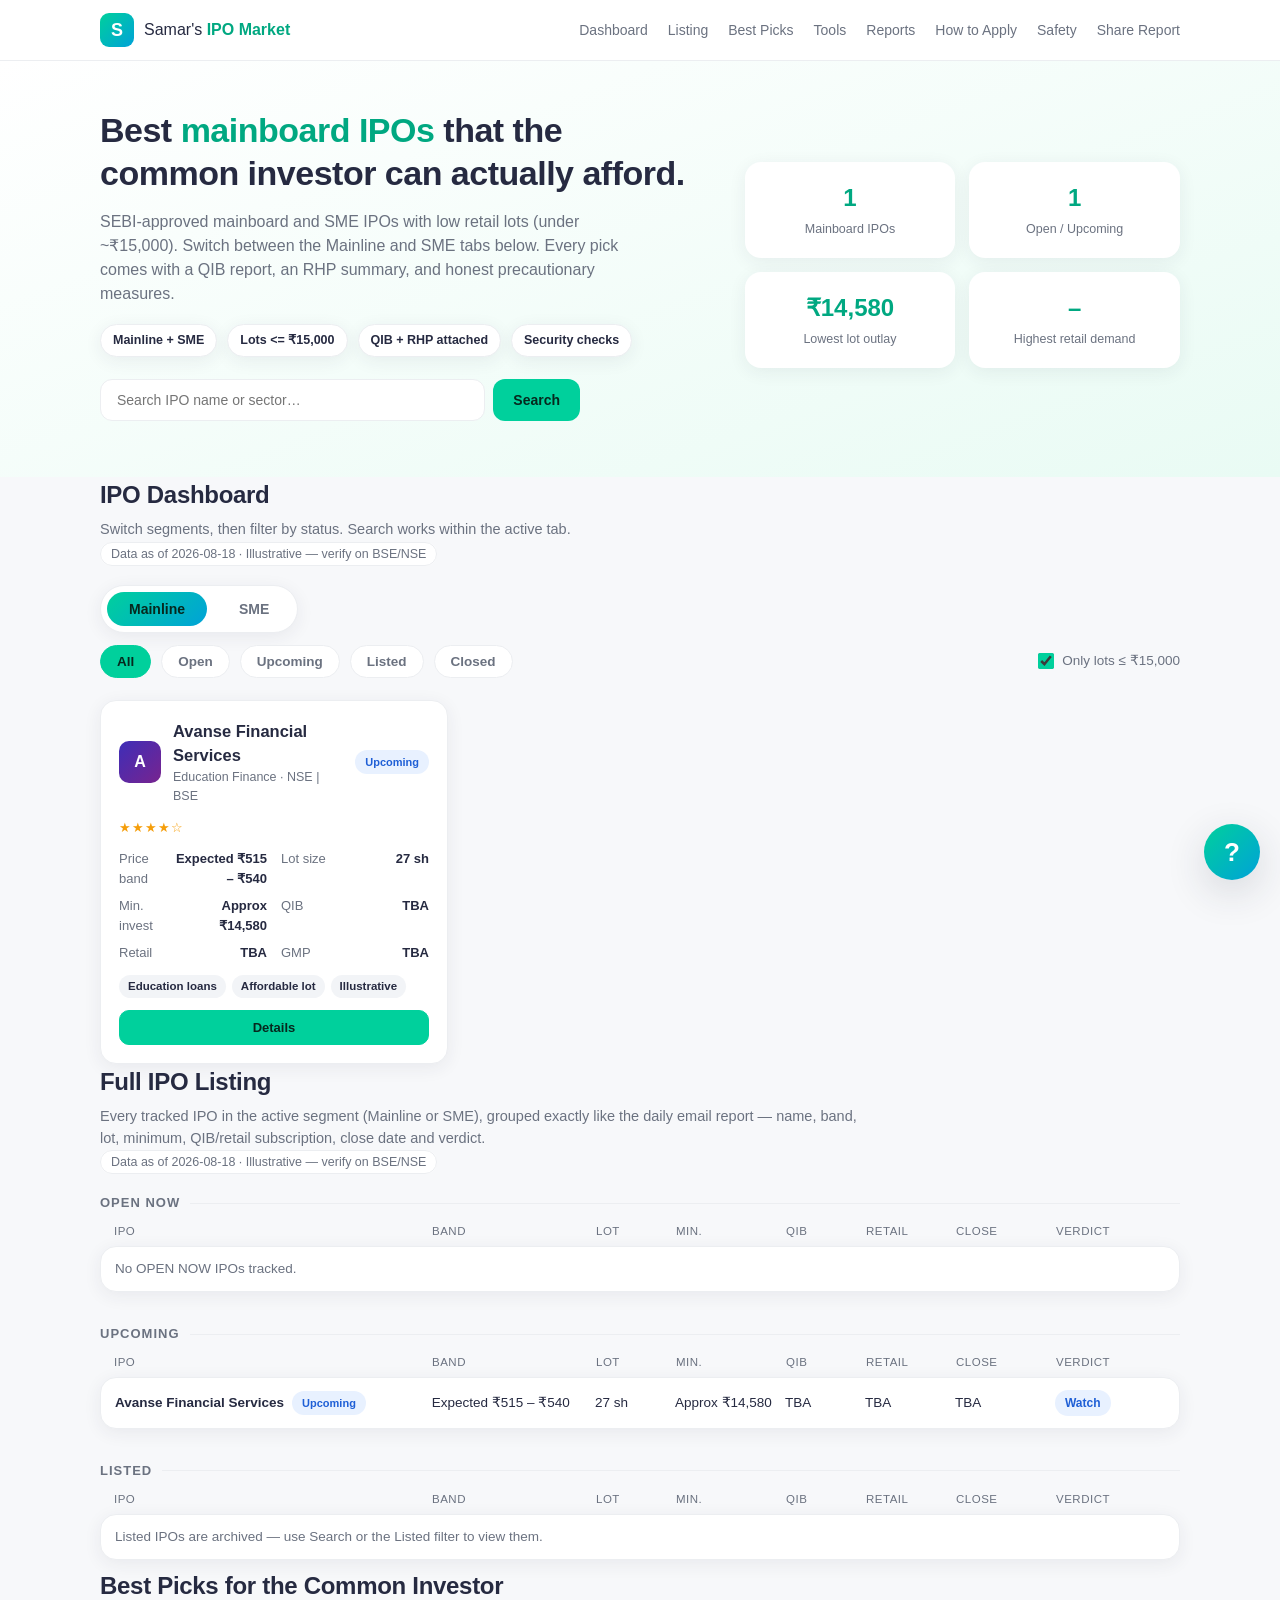
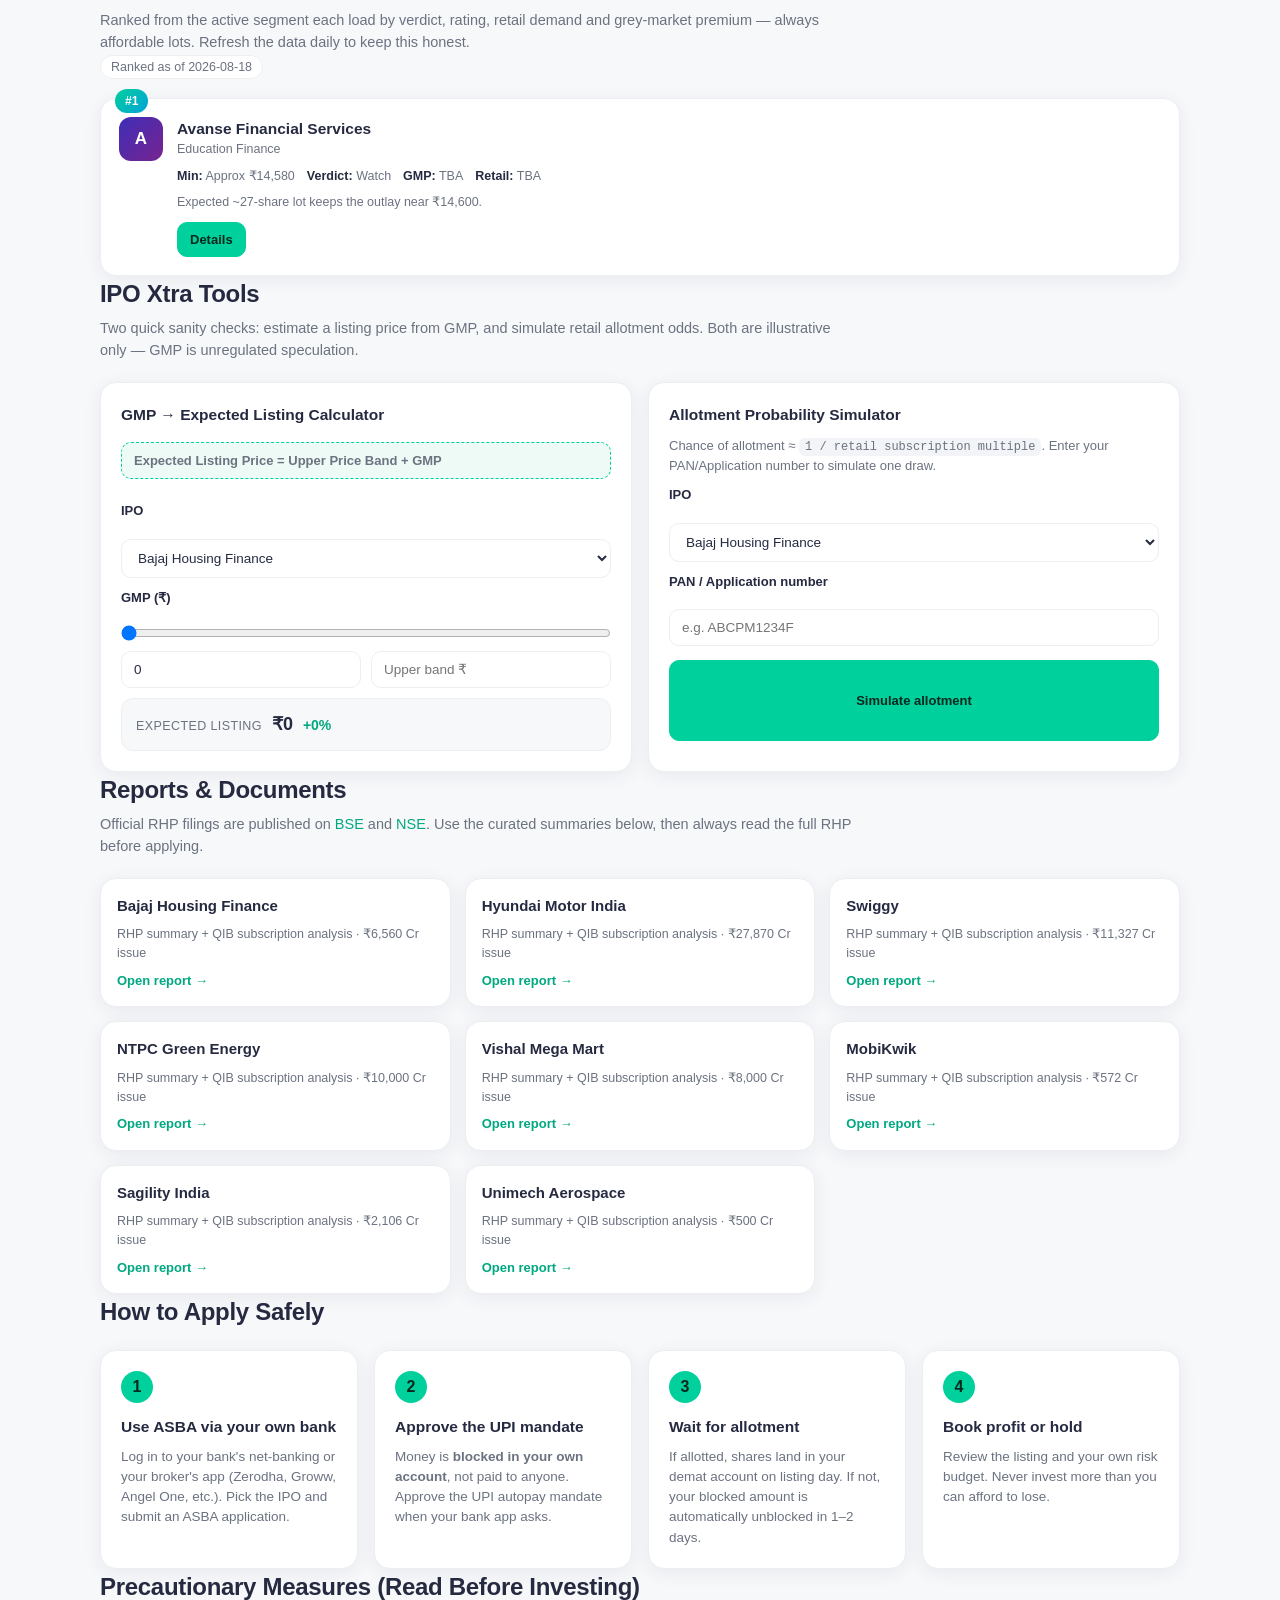
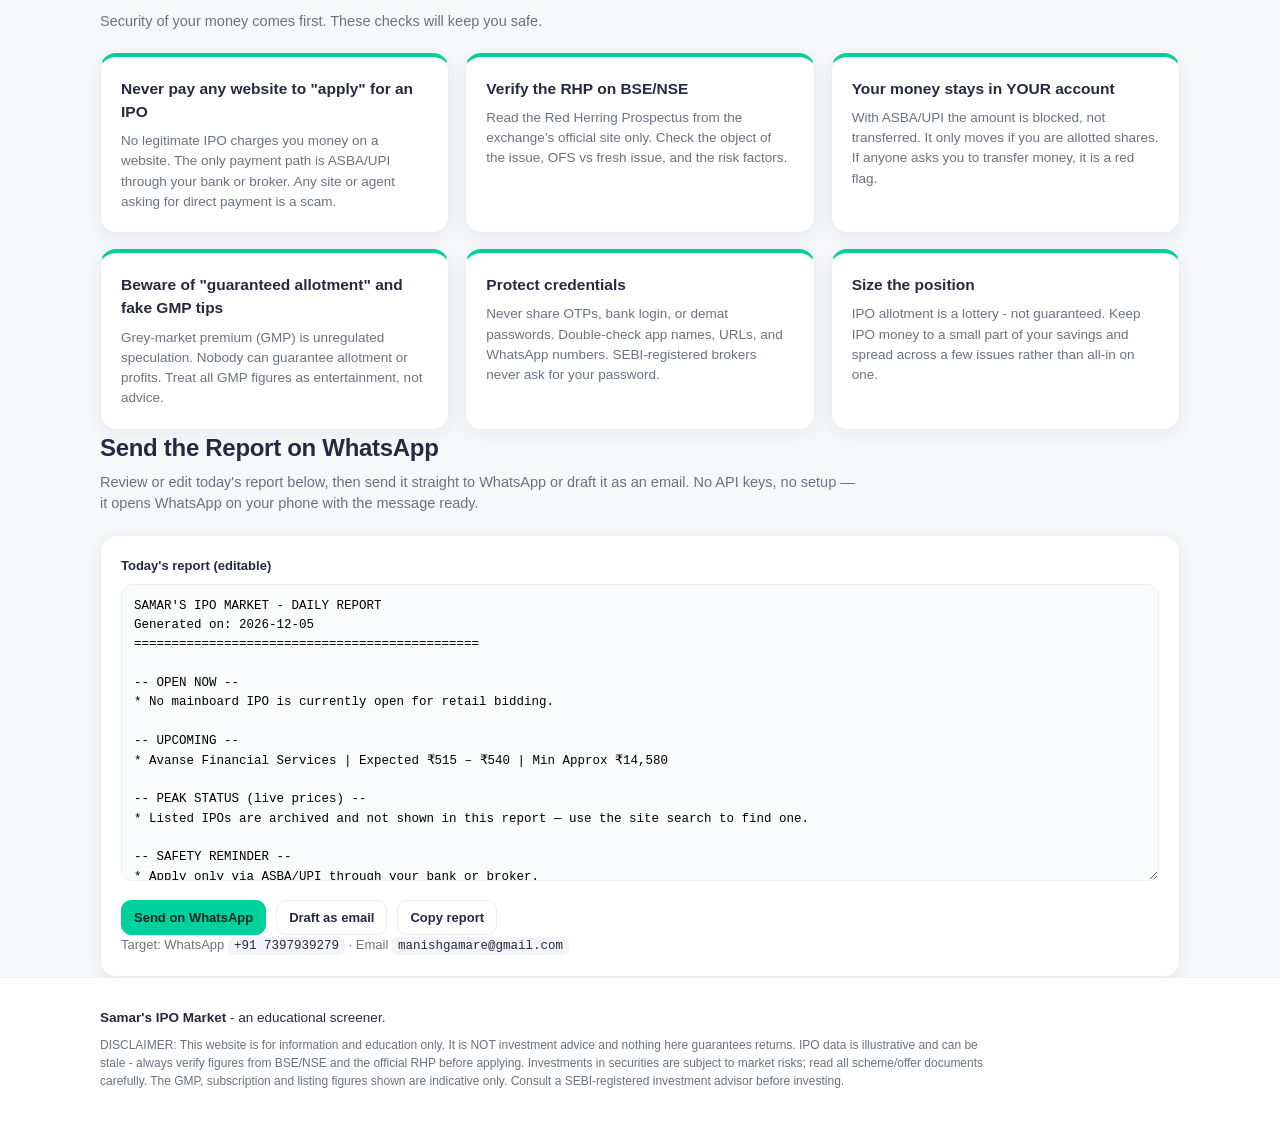
<file: index.html>
<!DOCTYPE html>
<html lang="en">
<head>
  <meta charset="UTF-8" />
  <meta name="viewport" content="width=device-width, initial-scale=1.0" />
  <meta name="theme-color" content="#00d09c" />
  <title>Samar's IPO Market - Mainboard IPO Screener</title>
  <meta name="description" content="Samar's IPO Market: affordable mainboard IPOs for retail investors, with QIB reports, RHP links, subscription data and safety guidance." />
  <meta property="og:type" content="website" />
  <meta property="og:title" content="Samar's IPO Market - Mainboard IPO Screener" />
  <meta property="og:description" content="Affordable mainboard IPOs (lots <= Rs 15,000) with QIB reports, RHP summaries, live prices and safety guidance for the common investor." />
  <link rel="icon" href="data:image/svg+xml,<svg xmlns='http://www.w3.org/2000/svg' viewBox='0 0 32 32'><rect x='4' y='16' width='6' height='12' rx='1' fill='%2300d09c'/><rect x='13' y='10' width='6' height='18' rx='1' fill='%2300a2d8'/><rect x='22' y='4' width='6' height='24' rx='1' fill='%23262a41'/></svg>" />
  <link rel="stylesheet" href="css/styles.css?v=16" />
</head>
<body>
  <header class="topbar">
    <div class="container topbar-inner">
      <a class="brand" href="#">
        <span class="brand-logo">S</span>
        <span class="brand-name">Samar's <strong>IPO Market</strong></span>
      </a>
      <nav class="nav" id="nav">
        <a href="#dashboard">Dashboard</a>
        <a href="#listing">Listing</a>
        <a href="#picks">Best Picks</a>
        <a href="#tools">Tools</a>
        <a href="#reports">Reports</a>
        <a href="#howto">How to Apply</a>
        <a href="#safety">Safety</a>
        <a href="#alerts">Share Report</a>
      </nav>
      <button class="nav-toggle" id="navToggle" aria-label="Menu">☰</button>
    </div>
  </header>

  <section class="hero">
    <div class="container">
      <div class="hero-grid">
        <div class="hero-copy">
          <h1>Best <span class="accent">mainboard IPOs</span> that the common investor can actually afford.</h1>
          <p>
            SEBI-approved mainboard and SME IPOs with low retail lots (under ~₹15,000).
            Switch between the Mainline and SME tabs below. Every pick comes with a QIB report, an RHP
            summary, and honest precautionary measures.
          </p>
          <div class="hero-badges">
            <span class="badge">Mainline + SME</span>
            <span class="badge">Lots <= ₹15,000</span>
            <span class="badge">QIB + RHP attached</span>
            <span class="badge">Security checks</span>
          </div>
          <form class="search" id="searchForm" role="search">
            <input type="search" id="searchInput" placeholder="Search IPO name or sector…" aria-label="Search IPOs" />
            <button type="submit">Search</button>
          </form>
        </div>
        <div class="hero-stats" id="heroStats">
          <div class="stat-card">
            <span class="stat-value" id="statTotal">–</span>
            <span class="stat-label">Mainboard IPOs</span>
          </div>
          <div class="stat-card">
            <span class="stat-value" id="statOpen">–</span>
            <span class="stat-label">Open / Upcoming</span>
          </div>
          <div class="stat-card">
            <span class="stat-value" id="statMin">–</span>
            <span class="stat-label">Lowest lot outlay</span>
          </div>
          <div class="stat-card">
            <span class="stat-value" id="statRetail">–</span>
            <span class="stat-label">Highest retail demand</span>
          </div>
        </div>
      </div>
    </div>
  </section>

  <section class="container" id="dashboard">
    <div class="section-head">
      <h2>IPO Dashboard</h2>
      <p>Switch segments, then filter by status. Search works within the active tab.</p>
      <span class="data-note" id="dataNote"></span>
    </div>

    <div class="segment-tabs" id="segmentTabs"></div>

    <div class="filters" id="filters">
      <button class="chip active" data-status="all">All</button>
      <button class="chip" data-status="open">Open</button>
      <button class="chip" data-status="upcoming">Upcoming</button>
      <button class="chip" data-status="listed">Listed</button>
      <button class="chip" data-status="closed">Closed</button>
      <label class="toggle-wrap">
        <input type="checkbox" id="affordableOnly" checked />
        <span class="toggle-label">Only lots ≤ ₹15,000</span>
      </label>
    </div>

    <div class="ipo-grid" id="ipoGrid"></div>
    <p class="empty" id="emptyState" hidden>No IPOs match your filters. Try clearing the search.</p>
  </section>

  <section class="container" id="listing">
    <div class="section-head">
      <h2>Full IPO Listing</h2>
      <p>Every tracked IPO in the active segment (Mainline or SME), grouped exactly like the daily email report — name, band, lot, minimum, QIB/retail subscription, close date and verdict.</p>
      <span class="data-note" id="listingNote"></span>
    </div>
    <div class="listing" id="ipoListing"></div>
  </section>

  <section class="container" id="picks">
    <div class="section-head">
      <h2>Best Picks for the Common Investor</h2>
      <p>Ranked from the active segment each load by verdict, rating, retail demand and grey-market premium — always affordable lots. Refresh the data daily to keep this honest.</p>
      <span class="data-note" id="picksNote"></span>
    </div>
    <div class="picks-grid" id="picksGrid"></div>
  </section>

  <section class="container" id="tools">
    <div class="section-head">
      <h2>IPO Xtra Tools</h2>
      <p>Two quick sanity checks: estimate a listing price from GMP, and simulate retail allotment odds. Both are illustrative only — GMP is unregulated speculation.</p>
    </div>
    <div class="tools-grid">
      <div class="tool-card">
        <h3>GMP → Expected Listing Calculator</h3>
        <p class="formula">Expected Listing Price = Upper Price Band + GMP</p>
        <label class="field-label" for="gmpIpoSelect">IPO</label>
        <select id="gmpIpoSelect" class="tool-select"></select>
        <label class="field-label" for="gmpInput">GMP (₹)</label>
        <input id="gmpSlider" type="range" min="0" max="500" step="5" value="0" />
        <div class="range-row">
          <input id="gmpInput" type="number" min="0" value="0" aria-label="GMP amount" />
          <input id="gmpCutoff" type="number" min="0" placeholder="Upper band ₹" aria-label="Upper price band" />
        </div>
        <div class="calc-out">
          <span>Expected listing</span>
          <strong id="gmpExpected">₹0</strong>
          <em id="gmpGain" class="gain-up">+0%</em>
        </div>
      </div>

      <div class="tool-card">
        <h3>Allotment Probability Simulator</h3>
        <p>Chance of allotment ≈ <code>1 / retail subscription multiple</code>. Enter your PAN/Application number to simulate one draw.</p>
        <label class="field-label" for="allotIpoSelect">IPO</label>
        <select id="allotIpoSelect" class="tool-select"></select>
        <label class="field-label" for="allotPan">PAN / Application number</label>
        <input id="allotPan" type="text" placeholder="e.g. ABCPM1234F" aria-label="PAN or application number" />
        <button class="btn btn-primary" id="allotSimulate" type="button">Simulate allotment</button>
        <div id="allotResult"></div>
      </div>
    </div>
  </section>

  <section class="container" id="reports">
    <div class="section-head">
      <h2>Reports & Documents</h2>
      <p>Official RHP filings are published on <a href="https://www.bseindia.com" target="_blank" rel="noopener">BSE</a> and <a href="https://www.nseindia.com" target="_blank" rel="noopener">NSE</a>. Use the curated summaries below, then always read the full RHP before applying.</p>
    </div>
    <div class="report-list" id="reportList"></div>
  </section>

  <section class="container" id="howto">
    <div class="section-head">
      <h2>How to Apply Safely</h2>
    </div>
    <div class="steps">
      <div class="step">
        <div class="step-num">1</div>
        <h3>Use ASBA via your own bank</h3>
        <p>Log in to your bank's net-banking or your broker's app (Zerodha, Groww, Angel One, etc.). Pick the IPO and submit an ASBA application.</p>
      </div>
      <div class="step">
        <div class="step-num">2</div>
        <h3>Approve the UPI mandate</h3>
        <p>Money is <strong>blocked in your own account</strong>, not paid to anyone. Approve the UPI autopay mandate when your bank app asks.</p>
      </div>
      <div class="step">
        <div class="step-num">3</div>
        <h3>Wait for allotment</h3>
        <p>If allotted, shares land in your demat account on listing day. If not, your blocked amount is automatically unblocked in 1–2 days.</p>
      </div>
      <div class="step">
        <div class="step-num">4</div>
        <h3>Book profit or hold</h3>
        <p>Review the listing and your own risk budget. Never invest more than you can afford to lose.</p>
      </div>
    </div>
  </section>

  <section class="container" id="safety">
    <div class="section-head">
      <h2>Precautionary Measures (Read Before Investing)</h2>
      <p>Security of your money comes first. These checks will keep you safe.</p>
    </div>
    <div class="safety-grid">
      <div class="safety-card">
        <h3>Never pay any website to "apply" for an IPO</h3>
        <p>No legitimate IPO charges you money on a website. The only payment path is ASBA/UPI through your bank or broker. Any site or agent asking for direct payment is a scam.</p>
      </div>
      <div class="safety-card">
        <h3>Verify the RHP on BSE/NSE</h3>
        <p>Read the Red Herring Prospectus from the exchange's official site only. Check the object of the issue, OFS vs fresh issue, and the risk factors.</p>
      </div>
      <div class="safety-card">
        <h3>Your money stays in YOUR account</h3>
        <p>With ASBA/UPI the amount is blocked, not transferred. It only moves if you are allotted shares. If anyone asks you to transfer money, it is a red flag.</p>
      </div>
      <div class="safety-card">
        <h3>Beware of "guaranteed allotment" and fake GMP tips</h3>
        <p>Grey-market premium (GMP) is unregulated speculation. Nobody can guarantee allotment or profits. Treat all GMP figures as entertainment, not advice.</p>
      </div>
      <div class="safety-card">
        <h3>Protect credentials</h3>
        <p>Never share OTPs, bank login, or demat passwords. Double-check app names, URLs, and WhatsApp numbers. SEBI-registered brokers never ask for your password.</p>
      </div>
      <div class="safety-card">
        <h3>Size the position</h3>
        <p>IPO allotment is a lottery - not guaranteed. Keep IPO money to a small part of your savings and spread across a few issues rather than all-in on one.</p>
      </div>
    </div>
  </section>

  <section class="container" id="alerts">
    <div class="section-head">
      <h2>Send the Report on WhatsApp</h2>
      <p>Review or edit today's report below, then send it straight to WhatsApp or draft it as an email. No API keys, no setup — it opens WhatsApp on your phone with the message ready.</p>
    </div>
    <div class="alert-setup">
      <label class="field-label" for="shareText">Today's report (editable)</label>
      <textarea id="shareText" class="share-text" rows="14" spellcheck="false"></textarea>
      <div class="share-actions">
        <button class="btn btn-primary" id="sendWhatsApp" type="button">Send on WhatsApp</button>
        <button class="btn" id="draftEmail" type="button">Draft as email</button>
        <button class="btn" id="copyReport" type="button">Copy report</button>
      </div>
      <p class="muted" id="shareStatus"></p>
      <p class="muted">Target: WhatsApp <code>+91 7397939279</code> · Email <code>manishgamare@gmail.com</code></p>
    </div>
  </section>

  <footer class="footer">
    <div class="container">
      <p><strong>Samar's IPO Market</strong> - an educational screener.</p>
      <p class="muted">
        DISCLAIMER: This website is for information and education only. It is NOT investment advice and nothing here guarantees returns.
        IPO data is illustrative and can be stale - always verify figures from BSE/NSE and the official RHP before applying.
        Investments in securities are subject to market risks; read all scheme/offer documents carefully. The GMP, subscription and
        listing figures shown are indicative only. Consult a SEBI-registered investment advisor before investing.
      </p>
    </div>
  </footer>

  <div class="modal-backdrop" id="modalBackdrop" style="display:none">
    <div class="modal" id="modal" role="dialog" aria-modal="true" aria-labelledby="modalTitle">
      <button class="modal-close" id="modalClose" aria-label="Close">×</button>
      <div id="modalBody"></div>
    </div>
  </div>

  <div id="assistantHost"></div>

  <script src="js/main.js?v=16"></script>
  <script src="js/assistant.js?v=16"></script>
</body>
</html>
</file>
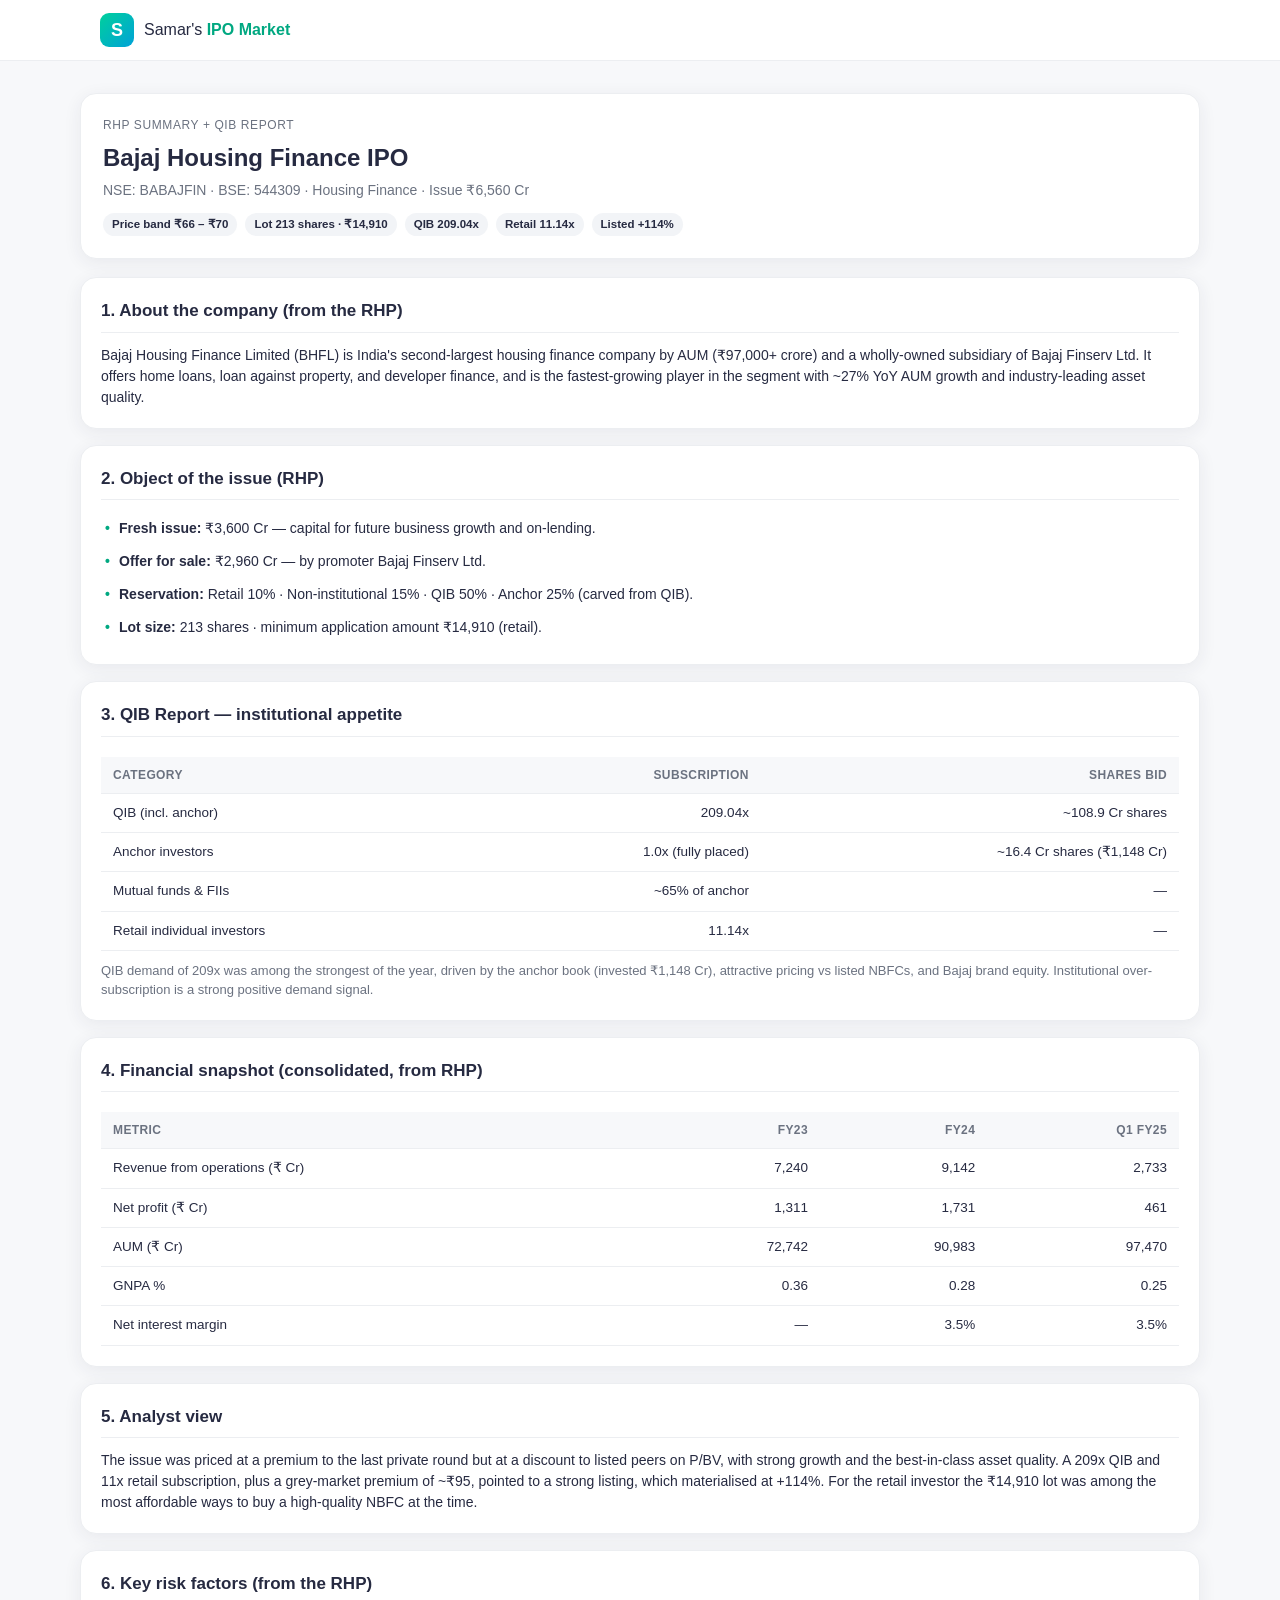
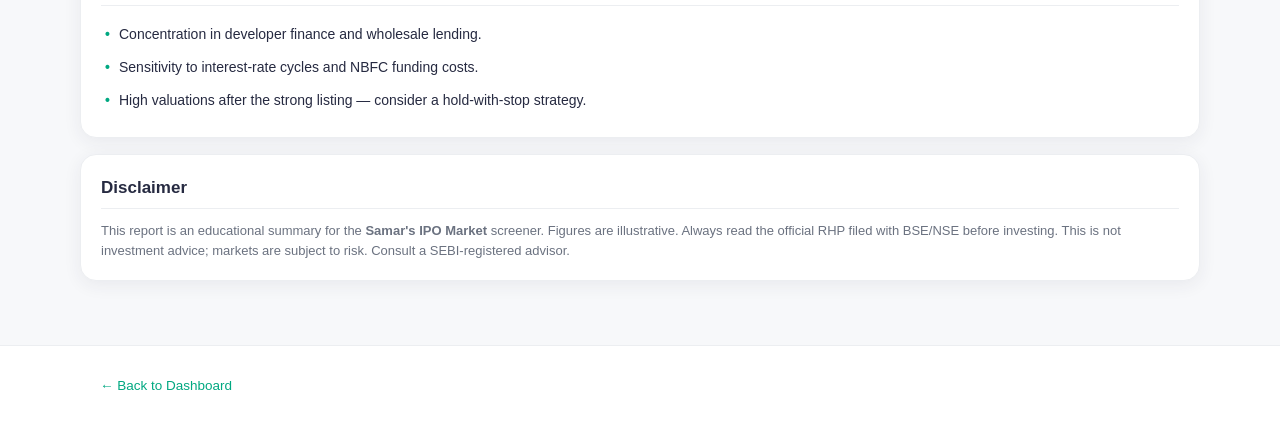
<file: reports/bajaj-housing-rhp-qib.html>
<!DOCTYPE html>
<html lang="en">
<head>
  <meta charset="UTF-8" />
  <meta name="viewport" content="width=device-width, initial-scale=1.0" />
  <title>Bajaj Housing Finance - RHP & QIB Report | Samar's IPO Market</title>
  <link rel="stylesheet" href="../css/styles.css" />
  <link rel="stylesheet" href="reports.css" />
</head>
<body>
  <header class="topbar">
    <div class="container topbar-inner">
      <a class="brand" href="../index.html">
        <span class="brand-logo">S</span>
        <span class="brand-name">Samar's <strong>IPO Market</strong></span>
      </a>
      <a href="../index.html" class="nav-toggle">← Back</a>
    </div>
  </header>

  <main class="container report-page">
    <div class="report-header">
      <div class="eyebrow">RHP Summary + QIB Report</div>
      <h1>Bajaj Housing Finance IPO</h1>
      <div class="sub">NSE: BABAJFIN · BSE: 544309 · Housing Finance · Issue ₹6,560 Cr</div>
      <div class="chips-row">
        <span class="tag">Price band ₹66 – ₹70</span>
        <span class="tag">Lot 213 shares · ₹14,910</span>
        <span class="tag">QIB 209.04x</span>
        <span class="tag">Retail 11.14x</span>
        <span class="tag">Listed +114%</span>
      </div>
    </div>

    <div class="panel">
      <h2>1. About the company (from the RHP)</h2>
      <p>
        Bajaj Housing Finance Limited (BHFL) is India's second-largest housing finance company
        by AUM (₹97,000+ crore) and a wholly-owned subsidiary of Bajaj Finserv Ltd. It offers
        home loans, loan against property, and developer finance, and is the fastest-growing
        player in the segment with ~27% YoY AUM growth and industry-leading asset quality.
      </p>
    </div>

    <div class="panel">
      <h2>2. Object of the issue (RHP)</h2>
      <ul>
        <li><strong>Fresh issue:</strong> ₹3,600 Cr — capital for future business growth and on-lending.</li>
        <li><strong>Offer for sale:</strong> ₹2,960 Cr — by promoter Bajaj Finserv Ltd.</li>
        <li><strong>Reservation:</strong> Retail 10% · Non-institutional 15% · QIB 50% · Anchor 25% (carved from QIB).</li>
        <li><strong>Lot size:</strong> 213 shares · minimum application amount ₹14,910 (retail).</li>
      </ul>
    </div>

    <div class="panel">
      <h2>3. QIB Report — institutional appetite</h2>
      <div class="table-wrap">
        <table class="fin">
          <tr><th>Category</th><th class="num">Subscription</th><th class="num">Shares bid</th></tr>
          <tr><td>QIB (incl. anchor)</td><td class="num">209.04x</td><td class="num">~108.9 Cr shares</td></tr>
          <tr><td>Anchor investors</td><td class="num">1.0x (fully placed)</td><td class="num">~16.4 Cr shares (₹1,148 Cr)</td></tr>
          <tr><td>Mutual funds & FIIs</td><td class="num">~65% of anchor</td><td class="num">—</td></tr>
          <tr><td>Retail individual investors</td><td class="num">11.14x</td><td class="num">—</td></tr>
        </table>
      </div>
      <p class="muted" style="margin-top:10px">
        QIB demand of 209x was among the strongest of the year, driven by the anchor book
        (invested ₹1,148 Cr), attractive pricing vs listed NBFCs, and Bajaj brand equity.
        Institutional over-subscription is a strong positive demand signal.
      </p>
    </div>

    <div class="panel">
      <h2>4. Financial snapshot (consolidated, from RHP)</h2>
      <div class="table-wrap">
        <table class="fin">
          <tr><th>Metric</th><th class="num">FY23</th><th class="num">FY24</th><th class="num">Q1 FY25</th></tr>
          <tr><td>Revenue from operations (₹ Cr)</td><td class="num">7,240</td><td class="num">9,142</td><td class="num">2,733</td></tr>
          <tr><td>Net profit (₹ Cr)</td><td class="num">1,311</td><td class="num">1,731</td><td class="num">461</td></tr>
          <tr><td>AUM (₹ Cr)</td><td class="num">72,742</td><td class="num">90,983</td><td class="num">97,470</td></tr>
          <tr><td>GNPA %</td><td class="num">0.36</td><td class="num">0.28</td><td class="num">0.25</td></tr>
          <tr><td>Net interest margin</td><td class="num">—</td><td class="num">3.5%</td><td class="num">3.5%</td></tr>
        </table>
      </div>
    </div>

    <div class="panel">
      <h2>5. Analyst view</h2>
      <p>
        The issue was priced at a premium to the last private round but at a discount to listed
        peers on P/BV, with strong growth and the best-in-class asset quality. A 209x QIB and
        11x retail subscription, plus a grey-market premium of ~₹95, pointed to a strong listing,
        which materialised at +114%. For the retail investor the ₹14,910 lot was among the most
        affordable ways to buy a high-quality NBFC at the time.
      </p>
    </div>

    <div class="panel">
      <h2>6. Key risk factors (from the RHP)</h2>
      <ul>
        <li>Concentration in developer finance and wholesale lending.</li>
        <li>Sensitivity to interest-rate cycles and NBFC funding costs.</li>
        <li>High valuations after the strong listing — consider a hold-with-stop strategy.</li>
      </ul>
    </div>

    <div class="panel">
      <h2>Disclaimer</h2>
      <p class="muted">
        This report is an educational summary for the <strong>Samar's IPO Market</strong> screener.
        Figures are illustrative. Always read the official RHP filed with BSE/NSE before investing.
        This is not investment advice; markets are subject to risk. Consult a SEBI-registered advisor.
      </p>
    </div>
  </main>

  <footer class="footer">
    <div class="container"><p><a href="../index.html">← Back to Dashboard</a></p></div>
  </footer>
</body>
</html>
</file>
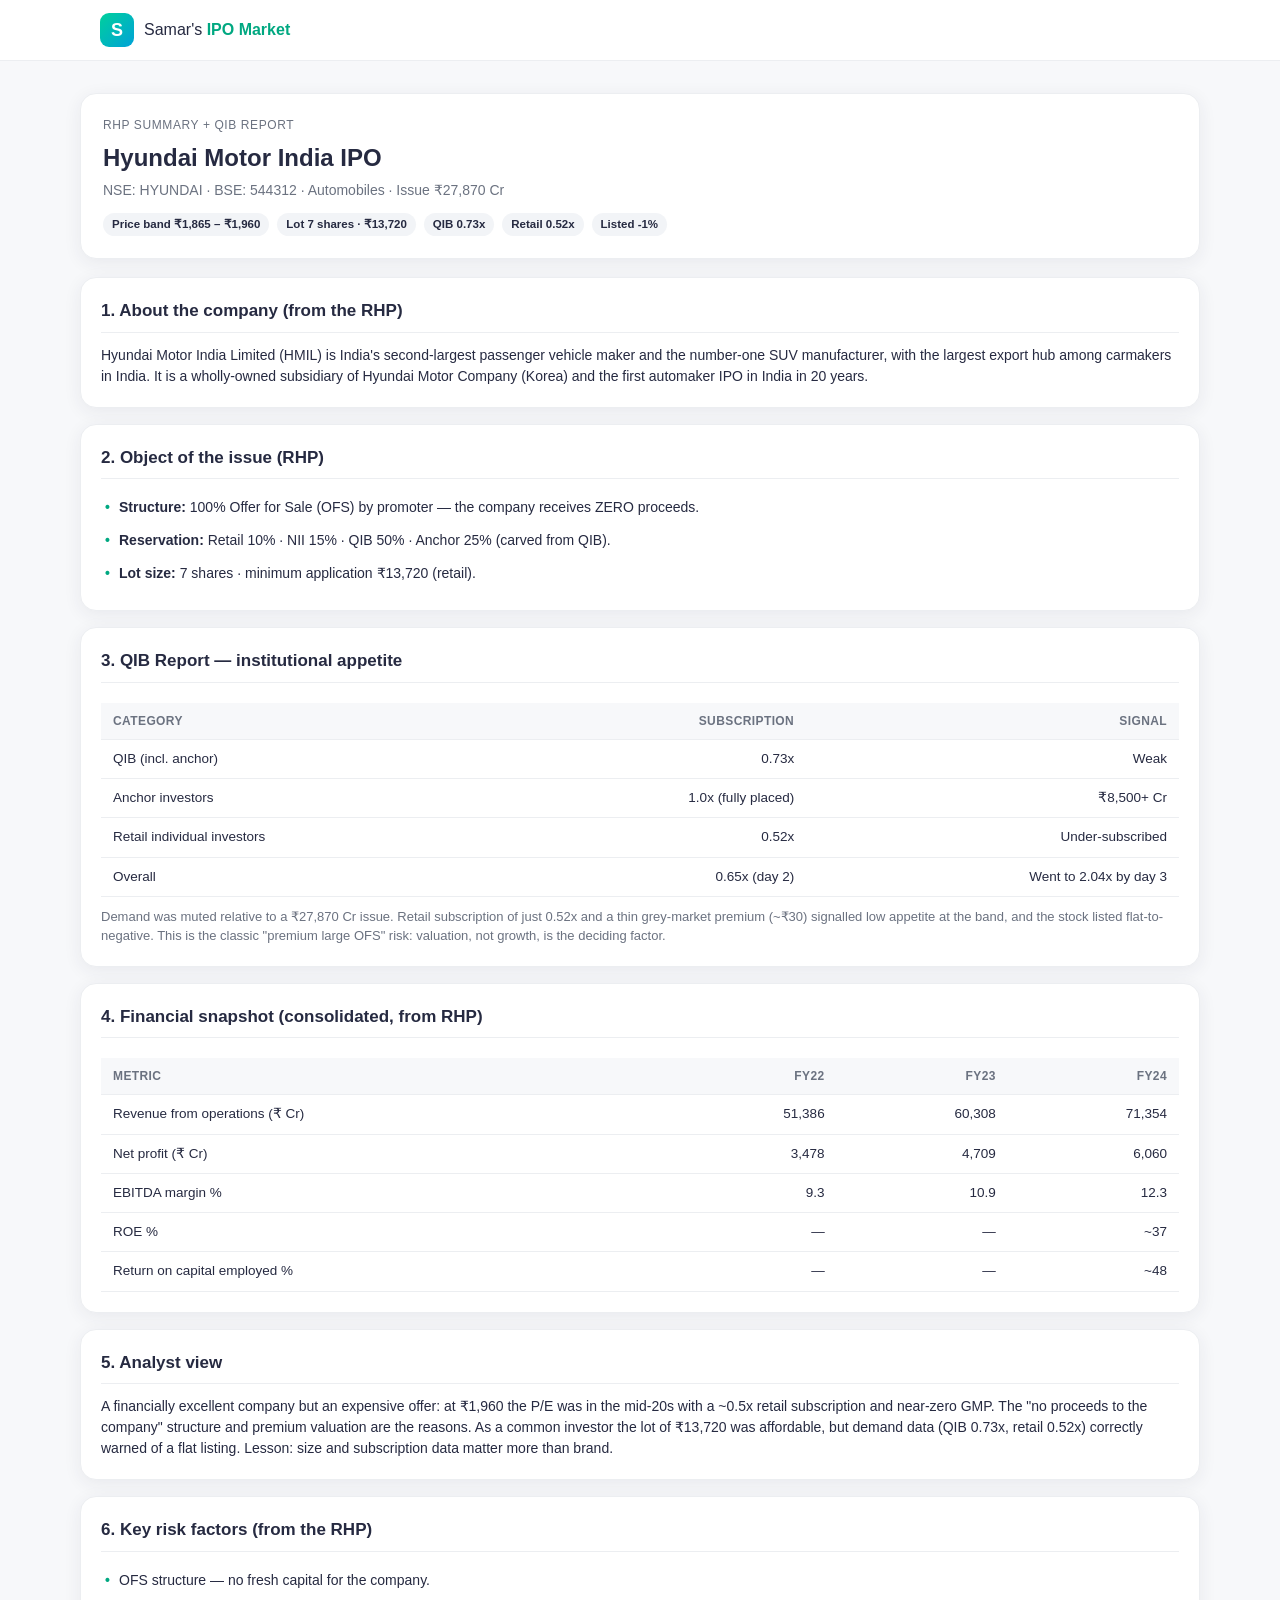
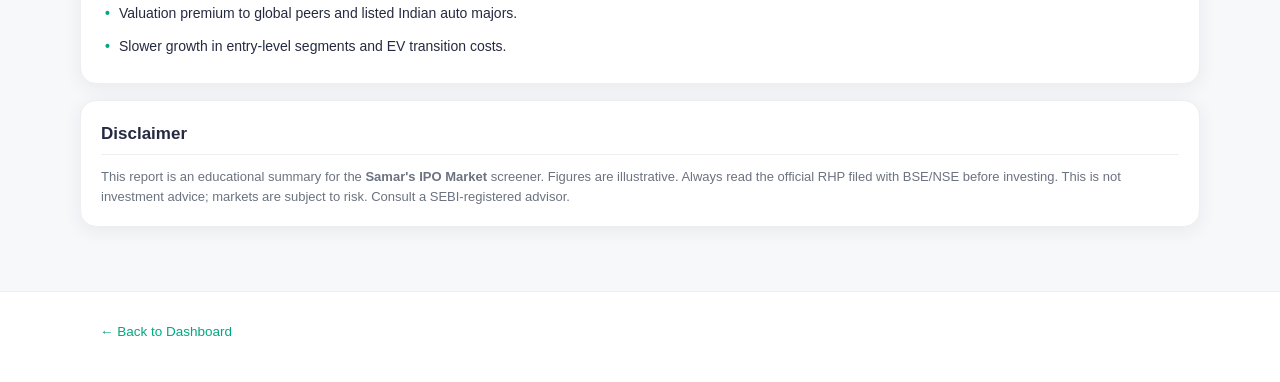
<file: reports/hyundai-motor-rhp-qib.html>
<!DOCTYPE html>
<html lang="en">
<head>
  <meta charset="UTF-8" />
  <meta name="viewport" content="width=device-width, initial-scale=1.0" />
  <title>Hyundai Motor India - RHP & QIB Report | Samar's IPO Market</title>
  <link rel="stylesheet" href="../css/styles.css" />
  <link rel="stylesheet" href="reports.css" />
</head>
<body>
  <header class="topbar">
    <div class="container topbar-inner">
      <a class="brand" href="../index.html">
        <span class="brand-logo">S</span>
        <span class="brand-name">Samar's <strong>IPO Market</strong></span>
      </a>
      <a href="../index.html" class="nav-toggle">← Back</a>
    </div>
  </header>

  <main class="container report-page">
    <div class="report-header">
      <div class="eyebrow">RHP Summary + QIB Report</div>
      <h1>Hyundai Motor India IPO</h1>
      <div class="sub">NSE: HYUNDAI · BSE: 544312 · Automobiles · Issue ₹27,870 Cr</div>
      <div class="chips-row">
        <span class="tag">Price band ₹1,865 – ₹1,960</span>
        <span class="tag">Lot 7 shares · ₹13,720</span>
        <span class="tag">QIB 0.73x</span>
        <span class="tag">Retail 0.52x</span>
        <span class="tag">Listed -1%</span>
      </div>
    </div>

    <div class="panel">
      <h2>1. About the company (from the RHP)</h2>
      <p>
        Hyundai Motor India Limited (HMIL) is India's second-largest passenger vehicle maker
        and the number-one SUV manufacturer, with the largest export hub among carmakers in
        India. It is a wholly-owned subsidiary of Hyundai Motor Company (Korea) and the first
        automaker IPO in India in 20 years.
      </p>
    </div>

    <div class="panel">
      <h2>2. Object of the issue (RHP)</h2>
      <ul>
        <li><strong>Structure:</strong> 100% Offer for Sale (OFS) by promoter — the company receives ZERO proceeds.</li>
        <li><strong>Reservation:</strong> Retail 10% · NII 15% · QIB 50% · Anchor 25% (carved from QIB).</li>
        <li><strong>Lot size:</strong> 7 shares · minimum application ₹13,720 (retail).</li>
      </ul>
    </div>

    <div class="panel">
      <h2>3. QIB Report — institutional appetite</h2>
      <div class="table-wrap">
        <table class="fin">
          <tr><th>Category</th><th class="num">Subscription</th><th class="num">Signal</th></tr>
          <tr><td>QIB (incl. anchor)</td><td class="num">0.73x</td><td class="num">Weak</td></tr>
          <tr><td>Anchor investors</td><td class="num">1.0x (fully placed)</td><td class="num">₹8,500+ Cr</td></tr>
          <tr><td>Retail individual investors</td><td class="num">0.52x</td><td class="num">Under-subscribed</td></tr>
          <tr><td>Overall</td><td class="num">0.65x (day 2)</td><td class="num">Went to 2.04x by day 3</td></tr>
        </table>
      </div>
      <p class="muted" style="margin-top:10px">
        Demand was muted relative to a ₹27,870 Cr issue. Retail subscription of just 0.52x and
        a thin grey-market premium (~₹30) signalled low appetite at the band, and the stock
        listed flat-to-negative. This is the classic "premium large OFS" risk: valuation, not
        growth, is the deciding factor.
      </p>
    </div>

    <div class="panel">
      <h2>4. Financial snapshot (consolidated, from RHP)</h2>
      <div class="table-wrap">
        <table class="fin">
          <tr><th>Metric</th><th class="num">FY22</th><th class="num">FY23</th><th class="num">FY24</th></tr>
          <tr><td>Revenue from operations (₹ Cr)</td><td class="num">51,386</td><td class="num">60,308</td><td class="num">71,354</td></tr>
          <tr><td>Net profit (₹ Cr)</td><td class="num">3,478</td><td class="num">4,709</td><td class="num">6,060</td></tr>
          <tr><td>EBITDA margin %</td><td class="num">9.3</td><td class="num">10.9</td><td class="num">12.3</td></tr>
          <tr><td>ROE %</td><td class="num">—</td><td class="num">—</td><td class="num">~37</td></tr>
          <tr><td>Return on capital employed %</td><td class="num">—</td><td class="num">—</td><td class="num">~48</td></tr>
        </table>
      </div>
    </div>

    <div class="panel">
      <h2>5. Analyst view</h2>
      <p>
        A financially excellent company but an expensive offer: at ₹1,960 the P/E was in the
        mid-20s with a ~0.5x retail subscription and near-zero GMP. The "no proceeds to the
        company" structure and premium valuation are the reasons. As a common investor the lot
        of ₹13,720 was affordable, but demand data (QIB 0.73x, retail 0.52x) correctly warned
        of a flat listing. Lesson: size and subscription data matter more than brand.
      </p>
    </div>

    <div class="panel">
      <h2>6. Key risk factors (from the RHP)</h2>
      <ul>
        <li>OFS structure — no fresh capital for the company.</li>
        <li>Valuation premium to global peers and listed Indian auto majors.</li>
        <li>Slower growth in entry-level segments and EV transition costs.</li>
      </ul>
    </div>

    <div class="panel">
      <h2>Disclaimer</h2>
      <p class="muted">
        This report is an educational summary for the <strong>Samar's IPO Market</strong> screener.
        Figures are illustrative. Always read the official RHP filed with BSE/NSE before investing.
        This is not investment advice; markets are subject to risk. Consult a SEBI-registered advisor.
      </p>
    </div>
  </main>

  <footer class="footer">
    <div class="container"><p><a href="../index.html">← Back to Dashboard</a></p></div>
  </footer>
</body>
</html>
</file>
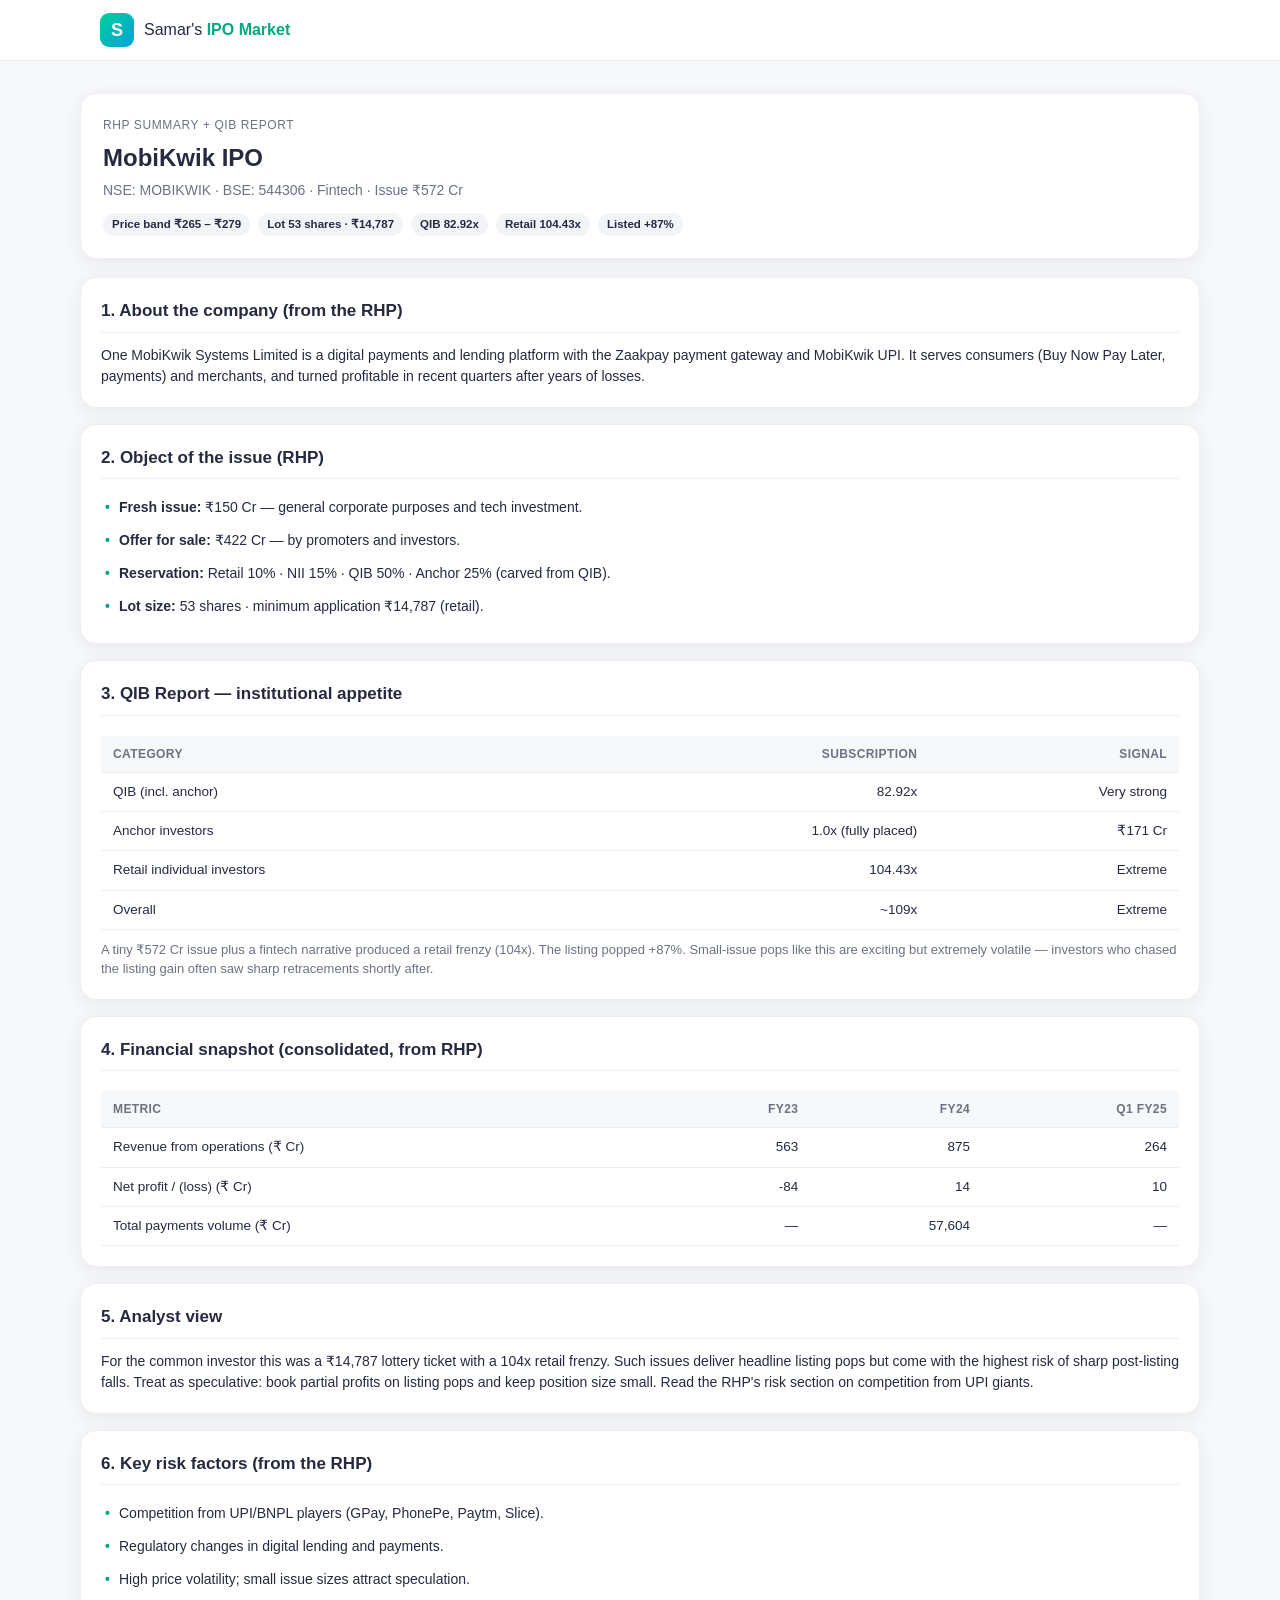
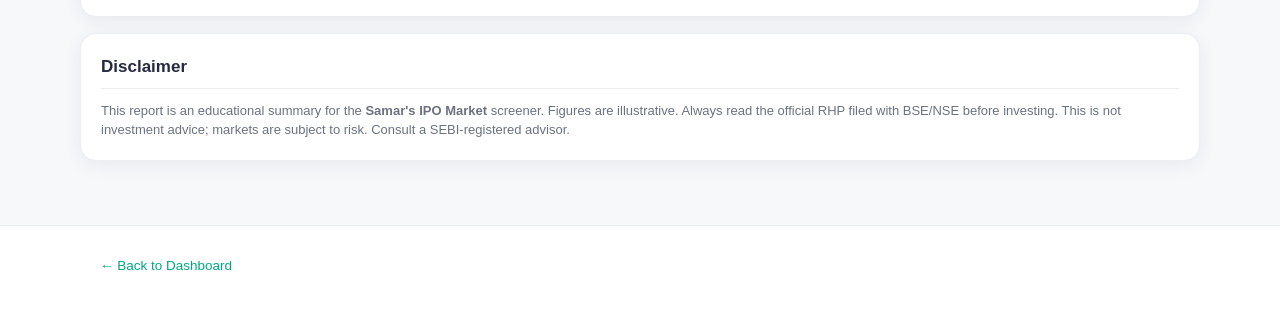
<file: reports/mobikwik-rhp-qib.html>
<!DOCTYPE html>
<html lang="en">
<head>
  <meta charset="UTF-8" />
  <meta name="viewport" content="width=device-width, initial-scale=1.0" />
  <title>MobiKwik - RHP & QIB Report | Samar's IPO Market</title>
  <link rel="stylesheet" href="../css/styles.css" />
  <link rel="stylesheet" href="reports.css" />
</head>
<body>
  <header class="topbar">
    <div class="container topbar-inner">
      <a class="brand" href="../index.html">
        <span class="brand-logo">S</span>
        <span class="brand-name">Samar's <strong>IPO Market</strong></span>
      </a>
      <a href="../index.html" class="nav-toggle">← Back</a>
    </div>
  </header>

  <main class="container report-page">
    <div class="report-header">
      <div class="eyebrow">RHP Summary + QIB Report</div>
      <h1>MobiKwik IPO</h1>
      <div class="sub">NSE: MOBIKWIK · BSE: 544306 · Fintech · Issue ₹572 Cr</div>
      <div class="chips-row">
        <span class="tag">Price band ₹265 – ₹279</span>
        <span class="tag">Lot 53 shares · ₹14,787</span>
        <span class="tag">QIB 82.92x</span>
        <span class="tag">Retail 104.43x</span>
        <span class="tag">Listed +87%</span>
      </div>
    </div>

    <div class="panel">
      <h2>1. About the company (from the RHP)</h2>
      <p>
        One MobiKwik Systems Limited is a digital payments and lending platform with the
        Zaakpay payment gateway and MobiKwik UPI. It serves consumers (Buy Now Pay Later,
        payments) and merchants, and turned profitable in recent quarters after years of losses.
      </p>
    </div>

    <div class="panel">
      <h2>2. Object of the issue (RHP)</h2>
      <ul>
        <li><strong>Fresh issue:</strong> ₹150 Cr — general corporate purposes and tech investment.</li>
        <li><strong>Offer for sale:</strong> ₹422 Cr — by promoters and investors.</li>
        <li><strong>Reservation:</strong> Retail 10% · NII 15% · QIB 50% · Anchor 25% (carved from QIB).</li>
        <li><strong>Lot size:</strong> 53 shares · minimum application ₹14,787 (retail).</li>
      </ul>
    </div>

    <div class="panel">
      <h2>3. QIB Report — institutional appetite</h2>
      <div class="table-wrap">
        <table class="fin">
          <tr><th>Category</th><th class="num">Subscription</th><th class="num">Signal</th></tr>
          <tr><td>QIB (incl. anchor)</td><td class="num">82.92x</td><td class="num">Very strong</td></tr>
          <tr><td>Anchor investors</td><td class="num">1.0x (fully placed)</td><td class="num">₹171 Cr</td></tr>
          <tr><td>Retail individual investors</td><td class="num">104.43x</td><td class="num">Extreme</td></tr>
          <tr><td>Overall</td><td class="num">~109x</td><td class="num">Extreme</td></tr>
        </table>
      </div>
      <p class="muted" style="margin-top:10px">
        A tiny ₹572 Cr issue plus a fintech narrative produced a retail frenzy (104x). The
        listing popped +87%. Small-issue pops like this are exciting but extremely volatile —
        investors who chased the listing gain often saw sharp retracements shortly after.
      </p>
    </div>

    <div class="panel">
      <h2>4. Financial snapshot (consolidated, from RHP)</h2>
      <div class="table-wrap">
        <table class="fin">
          <tr><th>Metric</th><th class="num">FY23</th><th class="num">FY24</th><th class="num">Q1 FY25</th></tr>
          <tr><td>Revenue from operations (₹ Cr)</td><td class="num">563</td><td class="num">875</td><td class="num">264</td></tr>
          <tr><td>Net profit / (loss) (₹ Cr)</td><td class="num">-84</td><td class="num">14</td><td class="num">10</td></tr>
          <tr><td>Total payments volume (₹ Cr)</td><td class="num">—</td><td class="num">57,604</td><td class="num">—</td></tr>
        </table>
      </div>
    </div>

    <div class="panel">
      <h2>5. Analyst view</h2>
      <p>
        For the common investor this was a ₹14,787 lottery ticket with a 104x retail frenzy.
        Such issues deliver headline listing pops but come with the highest risk of sharp
        post-listing falls. Treat as speculative: book partial profits on listing pops and keep
        position size small. Read the RHP's risk section on competition from UPI giants.
      </p>
    </div>

    <div class="panel">
      <h2>6. Key risk factors (from the RHP)</h2>
      <ul>
        <li>Competition from UPI/BNPL players (GPay, PhonePe, Paytm, Slice).</li>
        <li>Regulatory changes in digital lending and payments.</li>
        <li>High price volatility; small issue sizes attract speculation.</li>
      </ul>
    </div>

    <div class="panel">
      <h2>Disclaimer</h2>
      <p class="muted">
        This report is an educational summary for the <strong>Samar's IPO Market</strong> screener.
        Figures are illustrative. Always read the official RHP filed with BSE/NSE before investing.
        This is not investment advice; markets are subject to risk. Consult a SEBI-registered advisor.
      </p>
    </div>
  </main>

  <footer class="footer">
    <div class="container"><p><a href="../index.html">← Back to Dashboard</a></p></div>
  </footer>
</body>
</html>
</file>
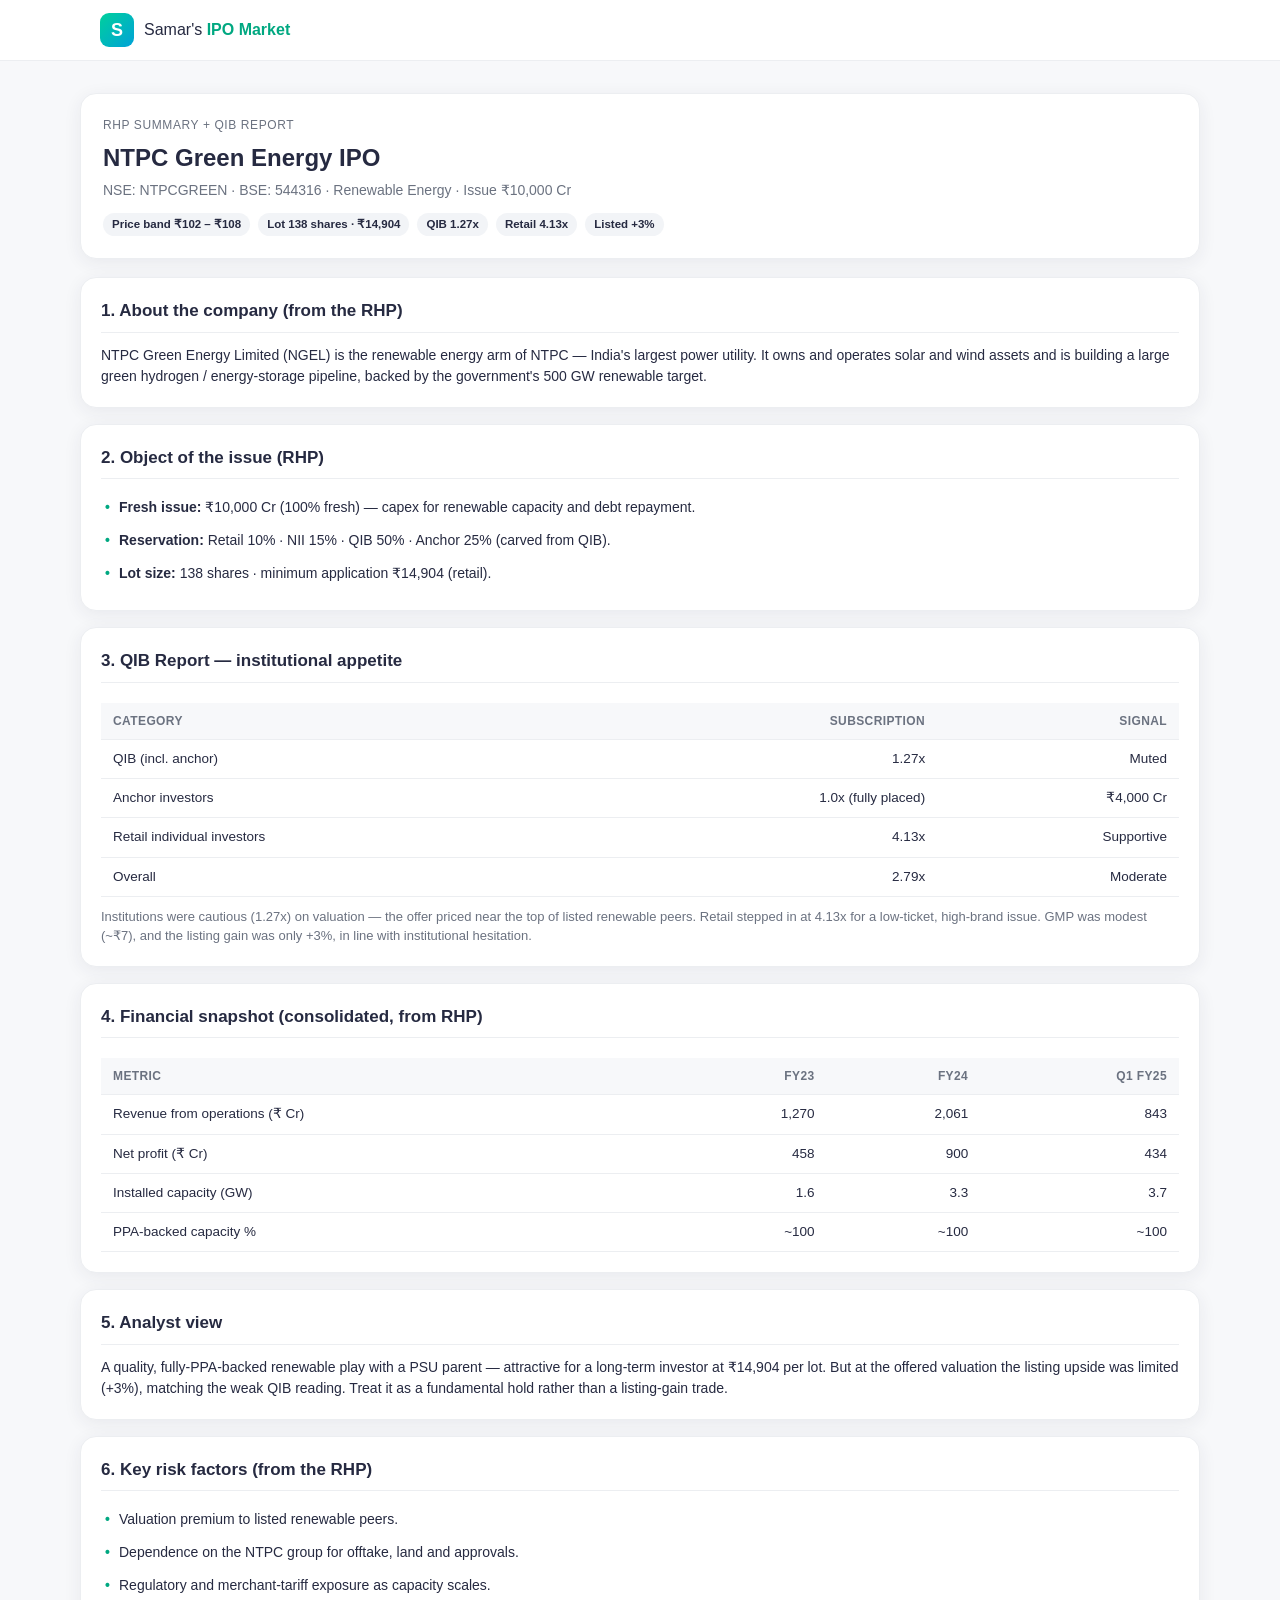
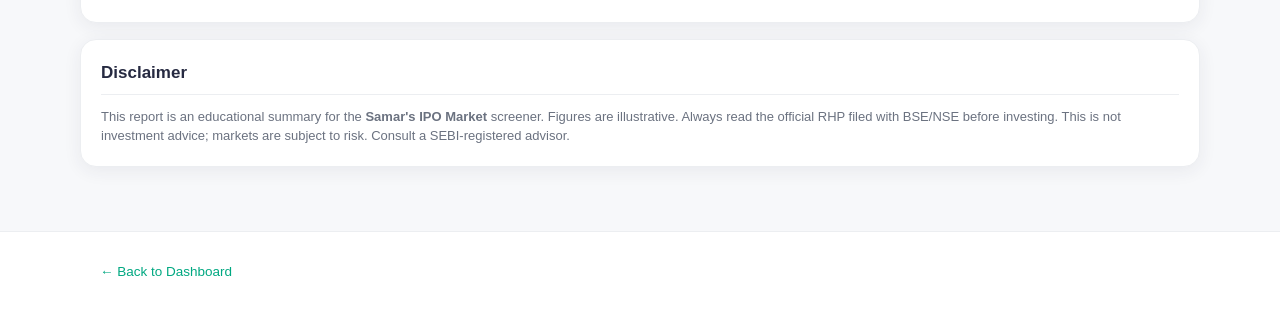
<file: reports/ntpc-green-rhp-qib.html>
<!DOCTYPE html>
<html lang="en">
<head>
  <meta charset="UTF-8" />
  <meta name="viewport" content="width=device-width, initial-scale=1.0" />
  <title>NTPC Green Energy - RHP & QIB Report | Samar's IPO Market</title>
  <link rel="stylesheet" href="../css/styles.css" />
  <link rel="stylesheet" href="reports.css" />
</head>
<body>
  <header class="topbar">
    <div class="container topbar-inner">
      <a class="brand" href="../index.html">
        <span class="brand-logo">S</span>
        <span class="brand-name">Samar's <strong>IPO Market</strong></span>
      </a>
      <a href="../index.html" class="nav-toggle">← Back</a>
    </div>
  </header>

  <main class="container report-page">
    <div class="report-header">
      <div class="eyebrow">RHP Summary + QIB Report</div>
      <h1>NTPC Green Energy IPO</h1>
      <div class="sub">NSE: NTPCGREEN · BSE: 544316 · Renewable Energy · Issue ₹10,000 Cr</div>
      <div class="chips-row">
        <span class="tag">Price band ₹102 – ₹108</span>
        <span class="tag">Lot 138 shares · ₹14,904</span>
        <span class="tag">QIB 1.27x</span>
        <span class="tag">Retail 4.13x</span>
        <span class="tag">Listed +3%</span>
      </div>
    </div>

    <div class="panel">
      <h2>1. About the company (from the RHP)</h2>
      <p>
        NTPC Green Energy Limited (NGEL) is the renewable energy arm of NTPC — India's largest
        power utility. It owns and operates solar and wind assets and is building a large green
        hydrogen / energy-storage pipeline, backed by the government's 500 GW renewable target.
      </p>
    </div>

    <div class="panel">
      <h2>2. Object of the issue (RHP)</h2>
      <ul>
        <li><strong>Fresh issue:</strong> ₹10,000 Cr (100% fresh) — capex for renewable capacity and debt repayment.</li>
        <li><strong>Reservation:</strong> Retail 10% · NII 15% · QIB 50% · Anchor 25% (carved from QIB).</li>
        <li><strong>Lot size:</strong> 138 shares · minimum application ₹14,904 (retail).</li>
      </ul>
    </div>

    <div class="panel">
      <h2>3. QIB Report — institutional appetite</h2>
      <div class="table-wrap">
        <table class="fin">
          <tr><th>Category</th><th class="num">Subscription</th><th class="num">Signal</th></tr>
          <tr><td>QIB (incl. anchor)</td><td class="num">1.27x</td><td class="num">Muted</td></tr>
          <tr><td>Anchor investors</td><td class="num">1.0x (fully placed)</td><td class="num">₹4,000 Cr</td></tr>
          <tr><td>Retail individual investors</td><td class="num">4.13x</td><td class="num">Supportive</td></tr>
          <tr><td>Overall</td><td class="num">2.79x</td><td class="num">Moderate</td></tr>
        </table>
      </div>
      <p class="muted" style="margin-top:10px">
        Institutions were cautious (1.27x) on valuation — the offer priced near the top of
        listed renewable peers. Retail stepped in at 4.13x for a low-ticket, high-brand issue.
        GMP was modest (~₹7), and the listing gain was only +3%, in line with institutional
        hesitation.
      </p>
    </div>

    <div class="panel">
      <h2>4. Financial snapshot (consolidated, from RHP)</h2>
      <div class="table-wrap">
        <table class="fin">
          <tr><th>Metric</th><th class="num">FY23</th><th class="num">FY24</th><th class="num">Q1 FY25</th></tr>
          <tr><td>Revenue from operations (₹ Cr)</td><td class="num">1,270</td><td class="num">2,061</td><td class="num">843</td></tr>
          <tr><td>Net profit (₹ Cr)</td><td class="num">458</td><td class="num">900</td><td class="num">434</td></tr>
          <tr><td>Installed capacity (GW)</td><td class="num">1.6</td><td class="num">3.3</td><td class="num">3.7</td></tr>
          <tr><td>PPA-backed capacity %</td><td class="num">~100</td><td class="num">~100</td><td class="num">~100</td></tr>
        </table>
      </div>
    </div>

    <div class="panel">
      <h2>5. Analyst view</h2>
      <p>
        A quality, fully-PPA-backed renewable play with a PSU parent — attractive for a
        long-term investor at ₹14,904 per lot. But at the offered valuation the listing upside
        was limited (+3%), matching the weak QIB reading. Treat it as a fundamental hold rather
        than a listing-gain trade.
      </p>
    </div>

    <div class="panel">
      <h2>6. Key risk factors (from the RHP)</h2>
      <ul>
        <li>Valuation premium to listed renewable peers.</li>
        <li>Dependence on the NTPC group for offtake, land and approvals.</li>
        <li>Regulatory and merchant-tariff exposure as capacity scales.</li>
      </ul>
    </div>

    <div class="panel">
      <h2>Disclaimer</h2>
      <p class="muted">
        This report is an educational summary for the <strong>Samar's IPO Market</strong> screener.
        Figures are illustrative. Always read the official RHP filed with BSE/NSE before investing.
        This is not investment advice; markets are subject to risk. Consult a SEBI-registered advisor.
      </p>
    </div>
  </main>

  <footer class="footer">
    <div class="container"><p><a href="../index.html">← Back to Dashboard</a></p></div>
  </footer>
</body>
</html>
</file>
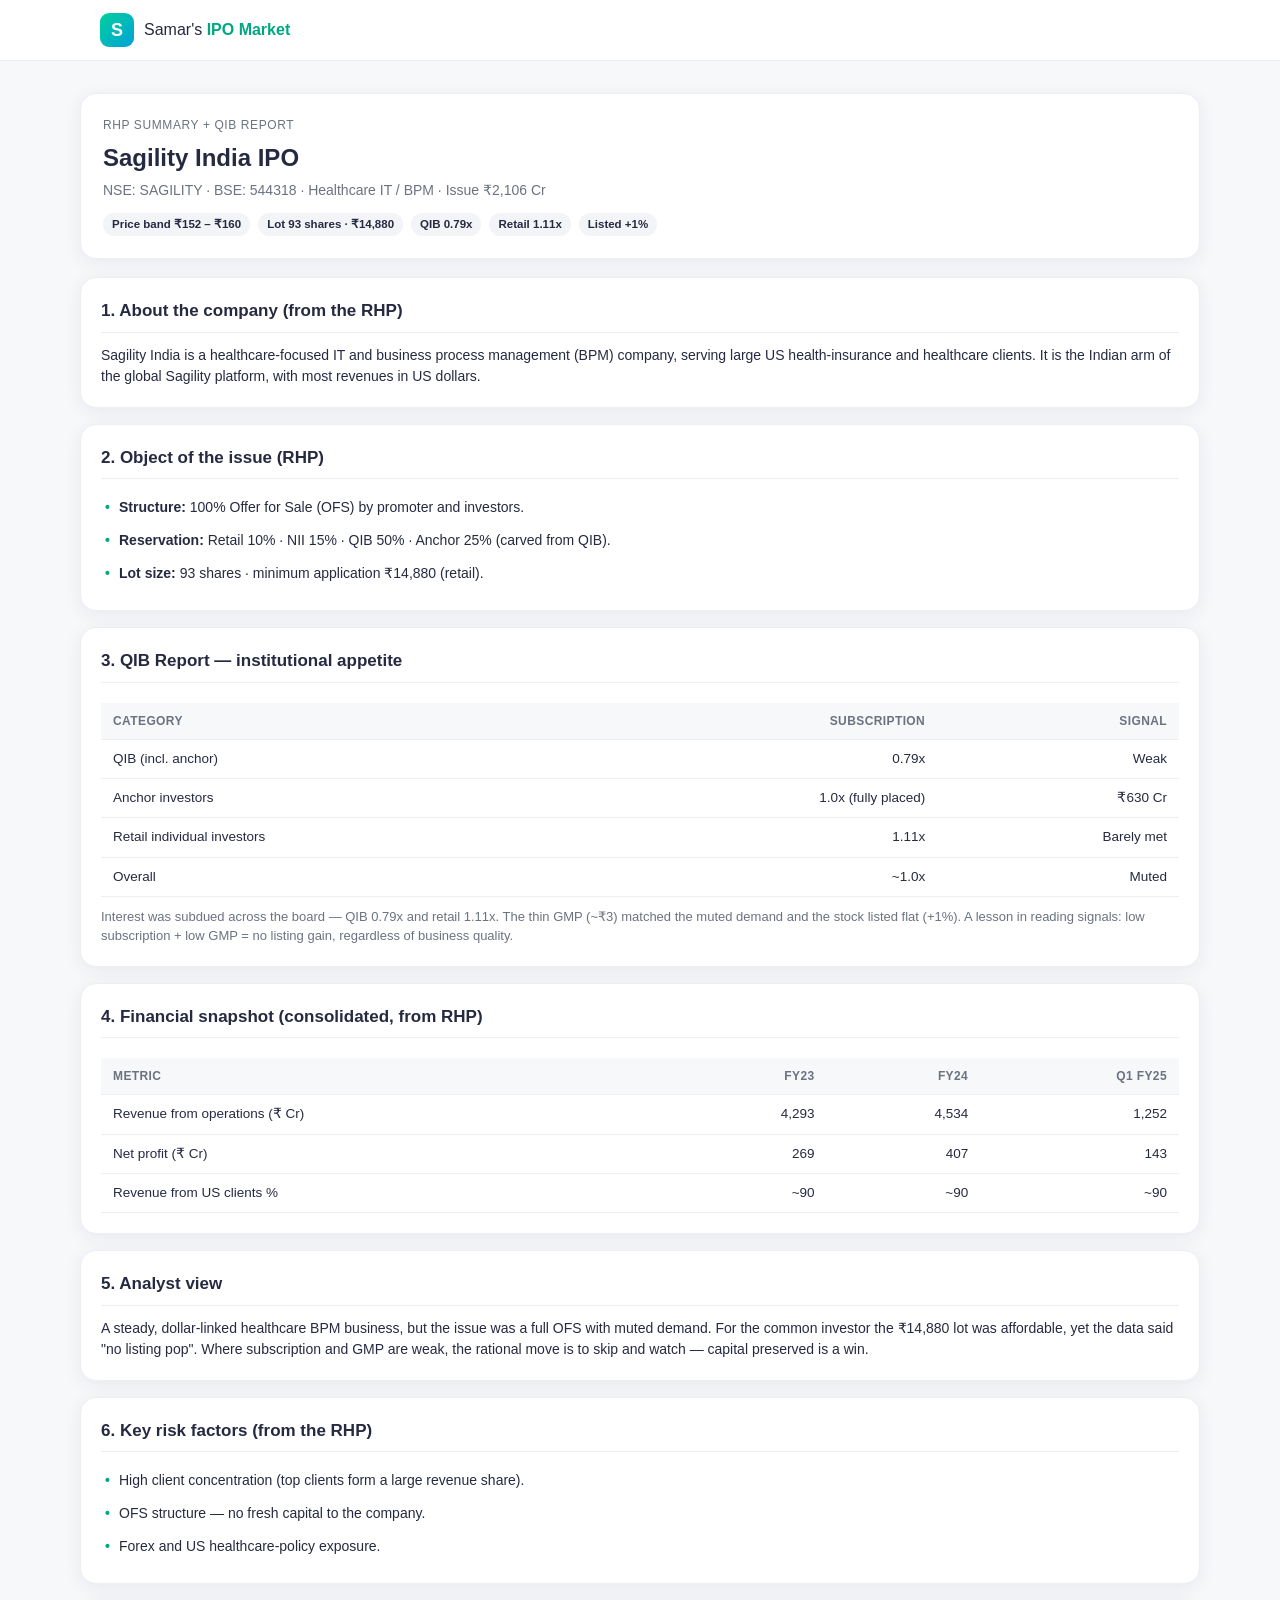
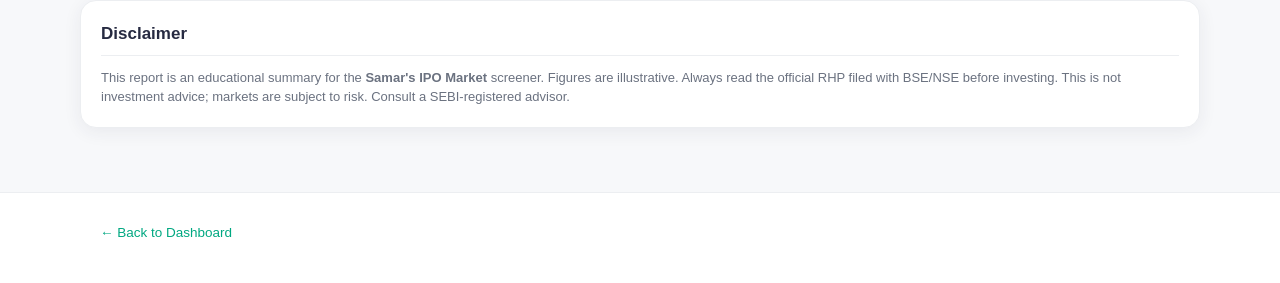
<file: reports/sagility-rhp-qib.html>
<!DOCTYPE html>
<html lang="en">
<head>
  <meta charset="UTF-8" />
  <meta name="viewport" content="width=device-width, initial-scale=1.0" />
  <title>Sagility India - RHP & QIB Report | Samar's IPO Market</title>
  <link rel="stylesheet" href="../css/styles.css" />
  <link rel="stylesheet" href="reports.css" />
</head>
<body>
  <header class="topbar">
    <div class="container topbar-inner">
      <a class="brand" href="../index.html">
        <span class="brand-logo">S</span>
        <span class="brand-name">Samar's <strong>IPO Market</strong></span>
      </a>
      <a href="../index.html" class="nav-toggle">← Back</a>
    </div>
  </header>

  <main class="container report-page">
    <div class="report-header">
      <div class="eyebrow">RHP Summary + QIB Report</div>
      <h1>Sagility India IPO</h1>
      <div class="sub">NSE: SAGILITY · BSE: 544318 · Healthcare IT / BPM · Issue ₹2,106 Cr</div>
      <div class="chips-row">
        <span class="tag">Price band ₹152 – ₹160</span>
        <span class="tag">Lot 93 shares · ₹14,880</span>
        <span class="tag">QIB 0.79x</span>
        <span class="tag">Retail 1.11x</span>
        <span class="tag">Listed +1%</span>
      </div>
    </div>

    <div class="panel">
      <h2>1. About the company (from the RHP)</h2>
      <p>
        Sagility India is a healthcare-focused IT and business process management (BPM) company,
        serving large US health-insurance and healthcare clients. It is the Indian arm of the
        global Sagility platform, with most revenues in US dollars.
      </p>
    </div>

    <div class="panel">
      <h2>2. Object of the issue (RHP)</h2>
      <ul>
        <li><strong>Structure:</strong> 100% Offer for Sale (OFS) by promoter and investors.</li>
        <li><strong>Reservation:</strong> Retail 10% · NII 15% · QIB 50% · Anchor 25% (carved from QIB).</li>
        <li><strong>Lot size:</strong> 93 shares · minimum application ₹14,880 (retail).</li>
      </ul>
    </div>

    <div class="panel">
      <h2>3. QIB Report — institutional appetite</h2>
      <div class="table-wrap">
        <table class="fin">
          <tr><th>Category</th><th class="num">Subscription</th><th class="num">Signal</th></tr>
          <tr><td>QIB (incl. anchor)</td><td class="num">0.79x</td><td class="num">Weak</td></tr>
          <tr><td>Anchor investors</td><td class="num">1.0x (fully placed)</td><td class="num">₹630 Cr</td></tr>
          <tr><td>Retail individual investors</td><td class="num">1.11x</td><td class="num">Barely met</td></tr>
          <tr><td>Overall</td><td class="num">~1.0x</td><td class="num">Muted</td></tr>
        </table>
      </div>
      <p class="muted" style="margin-top:10px">
        Interest was subdued across the board — QIB 0.79x and retail 1.11x. The thin GMP (~₹3)
        matched the muted demand and the stock listed flat (+1%). A lesson in reading signals:
        low subscription + low GMP = no listing gain, regardless of business quality.
      </p>
    </div>

    <div class="panel">
      <h2>4. Financial snapshot (consolidated, from RHP)</h2>
      <div class="table-wrap">
        <table class="fin">
          <tr><th>Metric</th><th class="num">FY23</th><th class="num">FY24</th><th class="num">Q1 FY25</th></tr>
          <tr><td>Revenue from operations (₹ Cr)</td><td class="num">4,293</td><td class="num">4,534</td><td class="num">1,252</td></tr>
          <tr><td>Net profit (₹ Cr)</td><td class="num">269</td><td class="num">407</td><td class="num">143</td></tr>
          <tr><td>Revenue from US clients %</td><td class="num">~90</td><td class="num">~90</td><td class="num">~90</td></tr>
        </table>
      </div>
    </div>

    <div class="panel">
      <h2>5. Analyst view</h2>
      <p>
        A steady, dollar-linked healthcare BPM business, but the issue was a full OFS with muted
        demand. For the common investor the ₹14,880 lot was affordable, yet the data said
        "no listing pop". Where subscription and GMP are weak, the rational move is to skip and
        watch — capital preserved is a win.
      </p>
    </div>

    <div class="panel">
      <h2>6. Key risk factors (from the RHP)</h2>
      <ul>
        <li>High client concentration (top clients form a large revenue share).</li>
        <li>OFS structure — no fresh capital to the company.</li>
        <li>Forex and US healthcare-policy exposure.</li>
      </ul>
    </div>

    <div class="panel">
      <h2>Disclaimer</h2>
      <p class="muted">
        This report is an educational summary for the <strong>Samar's IPO Market</strong> screener.
        Figures are illustrative. Always read the official RHP filed with BSE/NSE before investing.
        This is not investment advice; markets are subject to risk. Consult a SEBI-registered advisor.
      </p>
    </div>
  </main>

  <footer class="footer">
    <div class="container"><p><a href="../index.html">← Back to Dashboard</a></p></div>
  </footer>
</body>
</html>
</file>
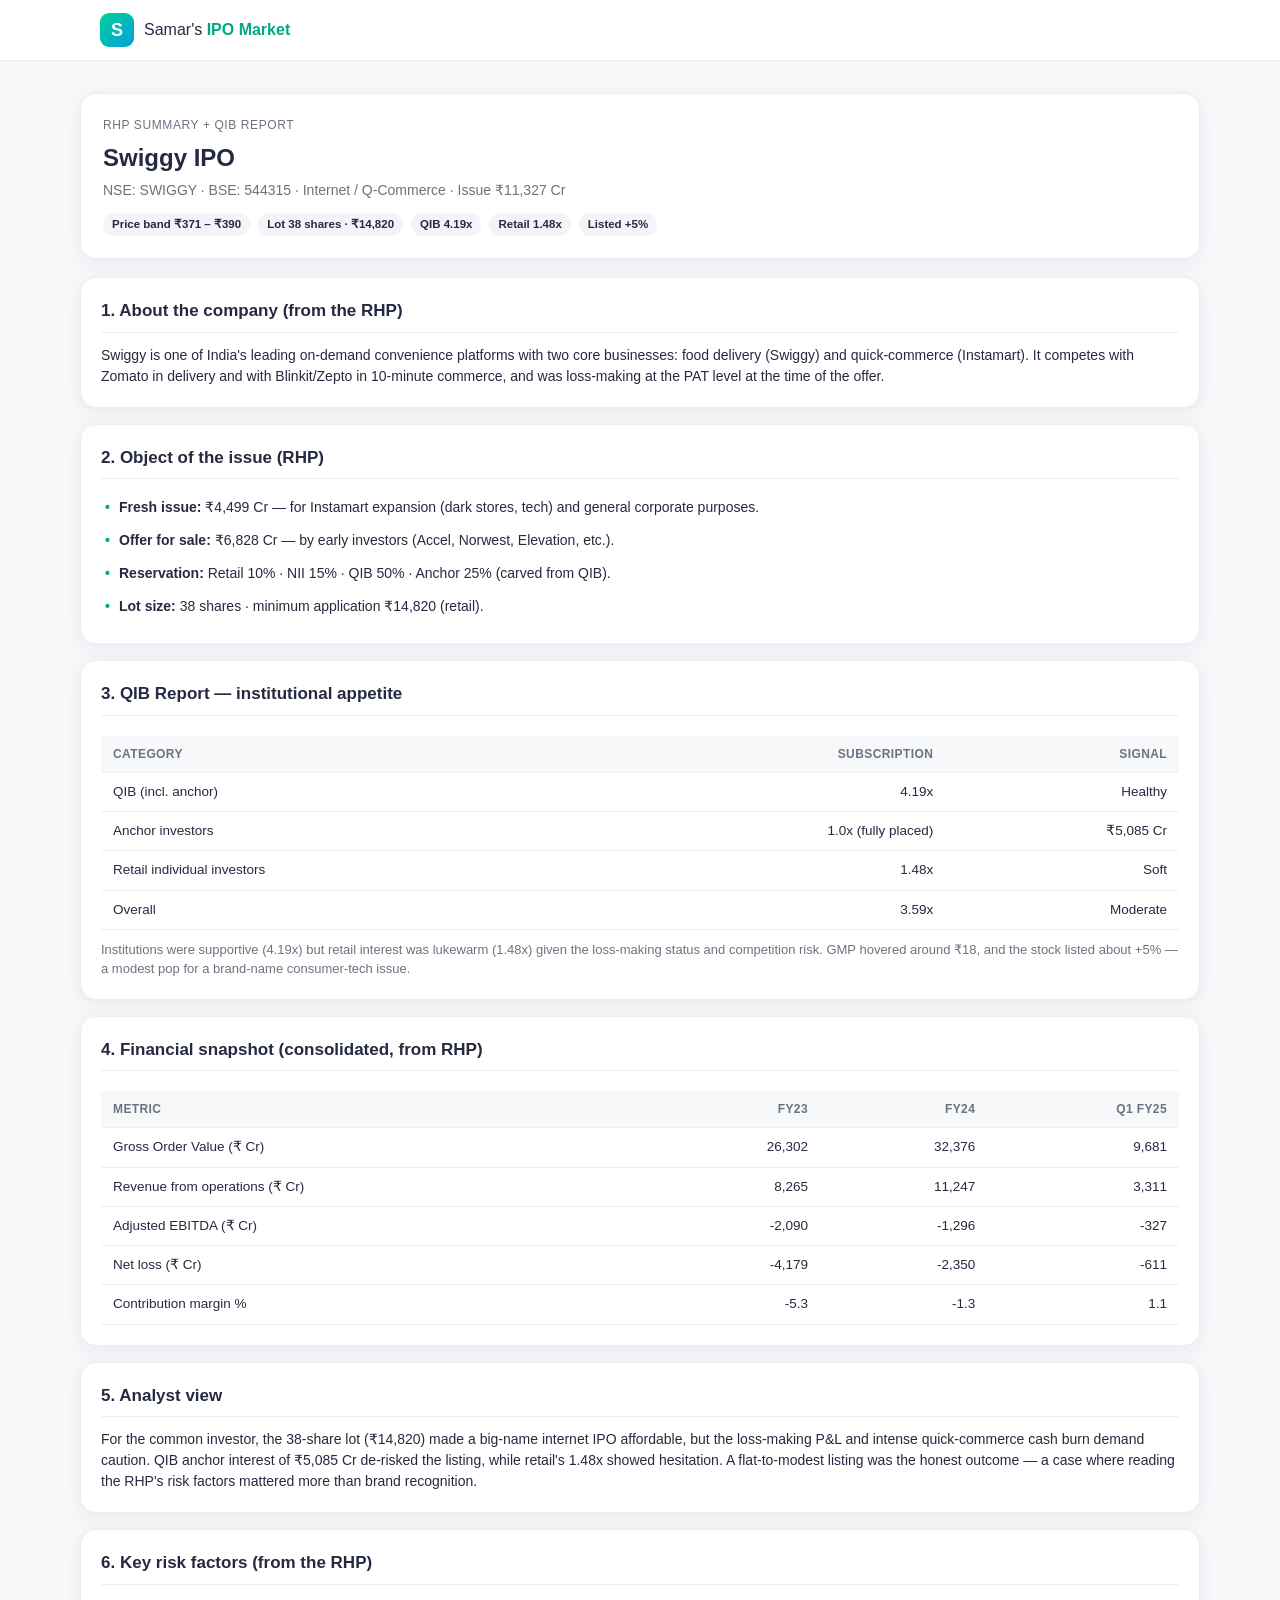
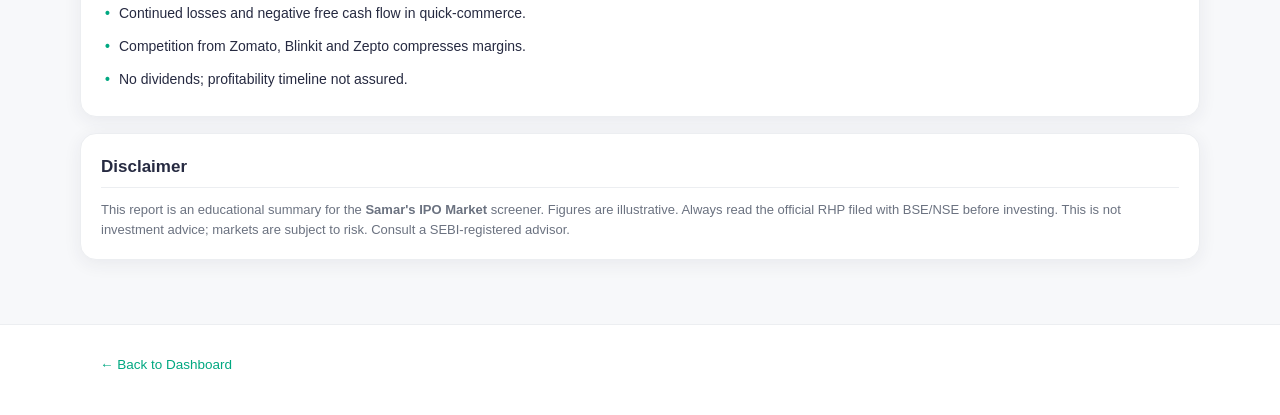
<file: reports/swiggy-rhp-qib.html>
<!DOCTYPE html>
<html lang="en">
<head>
  <meta charset="UTF-8" />
  <meta name="viewport" content="width=device-width, initial-scale=1.0" />
  <title>Swiggy - RHP & QIB Report | Samar's IPO Market</title>
  <link rel="stylesheet" href="../css/styles.css" />
  <link rel="stylesheet" href="reports.css" />
</head>
<body>
  <header class="topbar">
    <div class="container topbar-inner">
      <a class="brand" href="../index.html">
        <span class="brand-logo">S</span>
        <span class="brand-name">Samar's <strong>IPO Market</strong></span>
      </a>
      <a href="../index.html" class="nav-toggle">← Back</a>
    </div>
  </header>

  <main class="container report-page">
    <div class="report-header">
      <div class="eyebrow">RHP Summary + QIB Report</div>
      <h1>Swiggy IPO</h1>
      <div class="sub">NSE: SWIGGY · BSE: 544315 · Internet / Q-Commerce · Issue ₹11,327 Cr</div>
      <div class="chips-row">
        <span class="tag">Price band ₹371 – ₹390</span>
        <span class="tag">Lot 38 shares · ₹14,820</span>
        <span class="tag">QIB 4.19x</span>
        <span class="tag">Retail 1.48x</span>
        <span class="tag">Listed +5%</span>
      </div>
    </div>

    <div class="panel">
      <h2>1. About the company (from the RHP)</h2>
      <p>
        Swiggy is one of India's leading on-demand convenience platforms with two core businesses:
        food delivery (Swiggy) and quick-commerce (Instamart). It competes with Zomato in delivery
        and with Blinkit/Zepto in 10-minute commerce, and was loss-making at the PAT level at the
        time of the offer.
      </p>
    </div>

    <div class="panel">
      <h2>2. Object of the issue (RHP)</h2>
      <ul>
        <li><strong>Fresh issue:</strong> ₹4,499 Cr — for Instamart expansion (dark stores, tech) and general corporate purposes.</li>
        <li><strong>Offer for sale:</strong> ₹6,828 Cr — by early investors (Accel, Norwest, Elevation, etc.).</li>
        <li><strong>Reservation:</strong> Retail 10% · NII 15% · QIB 50% · Anchor 25% (carved from QIB).</li>
        <li><strong>Lot size:</strong> 38 shares · minimum application ₹14,820 (retail).</li>
      </ul>
    </div>

    <div class="panel">
      <h2>3. QIB Report — institutional appetite</h2>
      <div class="table-wrap">
        <table class="fin">
          <tr><th>Category</th><th class="num">Subscription</th><th class="num">Signal</th></tr>
          <tr><td>QIB (incl. anchor)</td><td class="num">4.19x</td><td class="num">Healthy</td></tr>
          <tr><td>Anchor investors</td><td class="num">1.0x (fully placed)</td><td class="num">₹5,085 Cr</td></tr>
          <tr><td>Retail individual investors</td><td class="num">1.48x</td><td class="num">Soft</td></tr>
          <tr><td>Overall</td><td class="num">3.59x</td><td class="num">Moderate</td></tr>
        </table>
      </div>
      <p class="muted" style="margin-top:10px">
        Institutions were supportive (4.19x) but retail interest was lukewarm (1.48x) given the
        loss-making status and competition risk. GMP hovered around ₹18, and the stock listed
        about +5% — a modest pop for a brand-name consumer-tech issue.
      </p>
    </div>

    <div class="panel">
      <h2>4. Financial snapshot (consolidated, from RHP)</h2>
      <div class="table-wrap">
        <table class="fin">
          <tr><th>Metric</th><th class="num">FY23</th><th class="num">FY24</th><th class="num">Q1 FY25</th></tr>
          <tr><td>Gross Order Value (₹ Cr)</td><td class="num">26,302</td><td class="num">32,376</td><td class="num">9,681</td></tr>
          <tr><td>Revenue from operations (₹ Cr)</td><td class="num">8,265</td><td class="num">11,247</td><td class="num">3,311</td></tr>
          <tr><td>Adjusted EBITDA (₹ Cr)</td><td class="num">-2,090</td><td class="num">-1,296</td><td class="num">-327</td></tr>
          <tr><td>Net loss (₹ Cr)</td><td class="num">-4,179</td><td class="num">-2,350</td><td class="num">-611</td></tr>
          <tr><td>Contribution margin %</td><td class="num">-5.3</td><td class="num">-1.3</td><td class="num">1.1</td></tr>
        </table>
      </div>
    </div>

    <div class="panel">
      <h2>5. Analyst view</h2>
      <p>
        For the common investor, the 38-share lot (₹14,820) made a big-name internet IPO
        affordable, but the loss-making P&L and intense quick-commerce cash burn demand caution.
        QIB anchor interest of ₹5,085 Cr de-risked the listing, while retail's 1.48x showed
        hesitation. A flat-to-modest listing was the honest outcome — a case where reading the
        RHP's risk factors mattered more than brand recognition.
      </p>
    </div>

    <div class="panel">
      <h2>6. Key risk factors (from the RHP)</h2>
      <ul>
        <li>Continued losses and negative free cash flow in quick-commerce.</li>
        <li>Competition from Zomato, Blinkit and Zepto compresses margins.</li>
        <li>No dividends; profitability timeline not assured.</li>
      </ul>
    </div>

    <div class="panel">
      <h2>Disclaimer</h2>
      <p class="muted">
        This report is an educational summary for the <strong>Samar's IPO Market</strong> screener.
        Figures are illustrative. Always read the official RHP filed with BSE/NSE before investing.
        This is not investment advice; markets are subject to risk. Consult a SEBI-registered advisor.
      </p>
    </div>
  </main>

  <footer class="footer">
    <div class="container"><p><a href="../index.html">← Back to Dashboard</a></p></div>
  </footer>
</body>
</html>
</file>
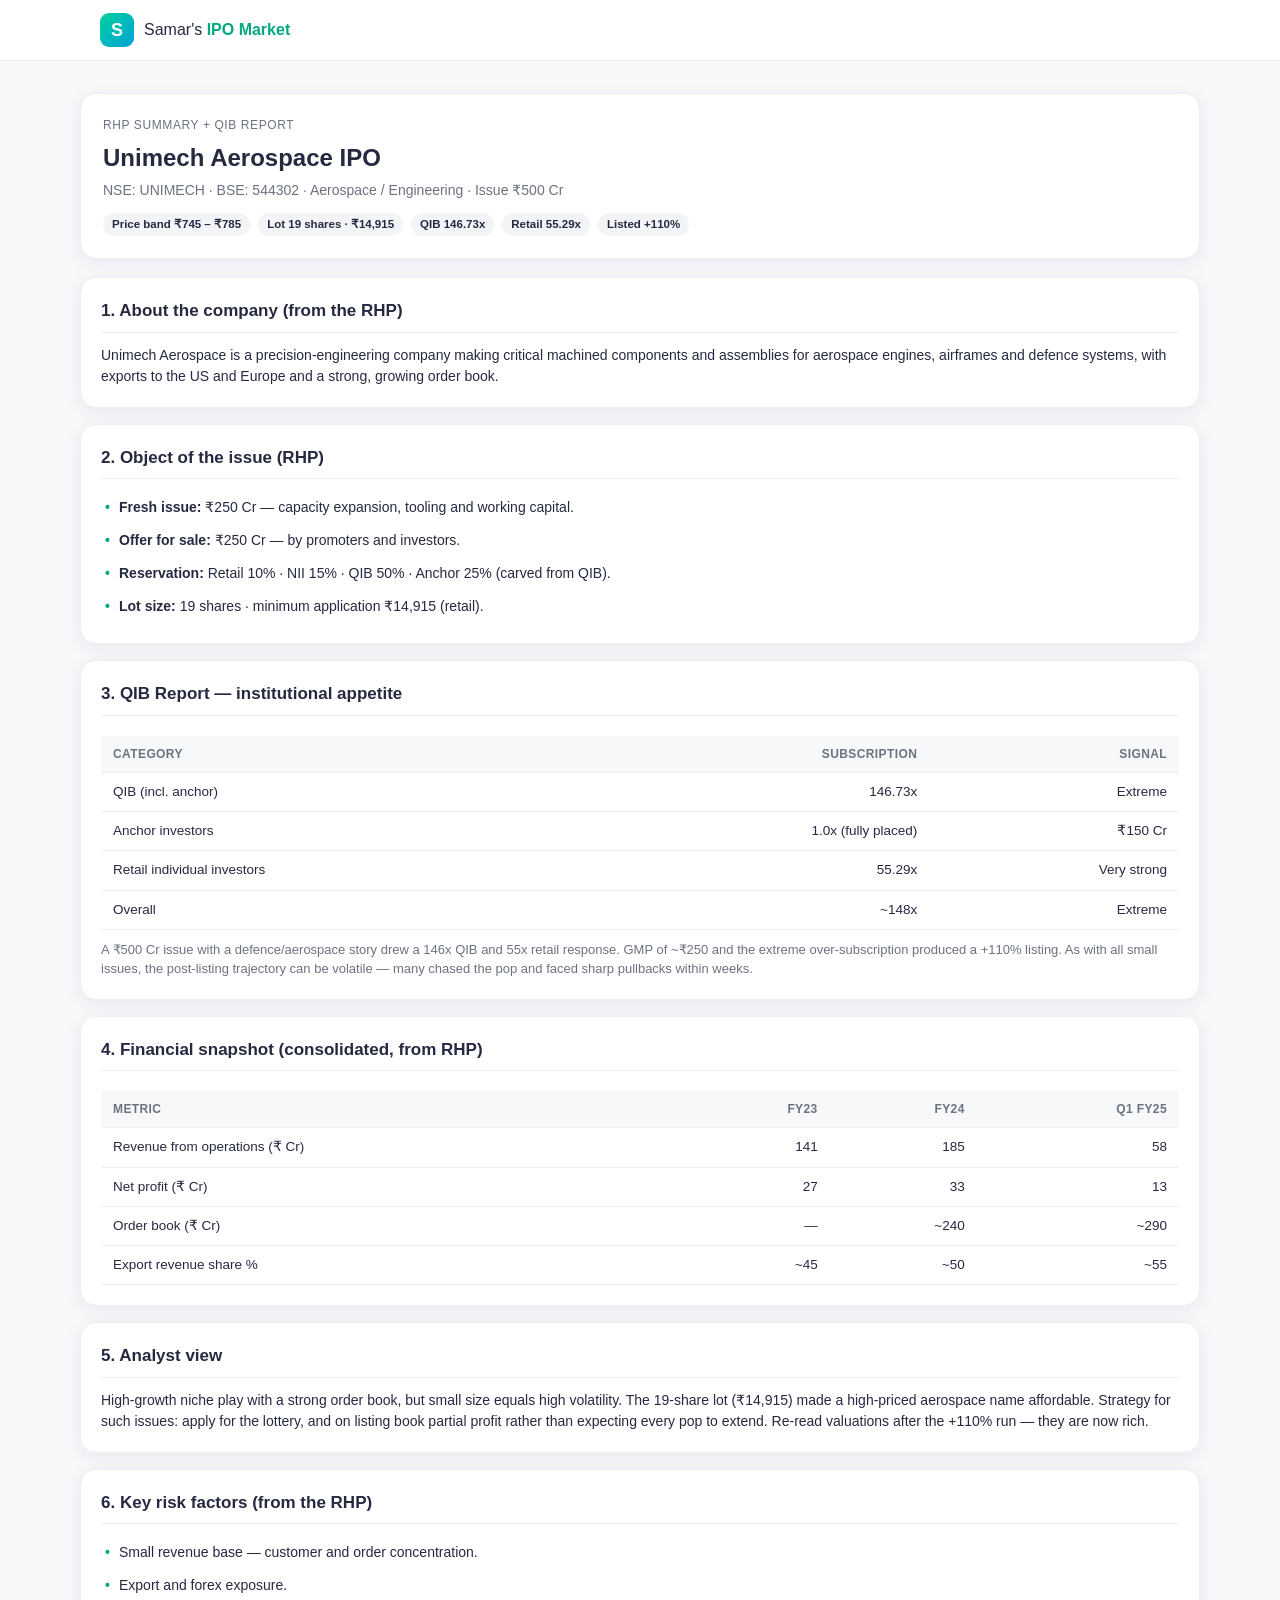
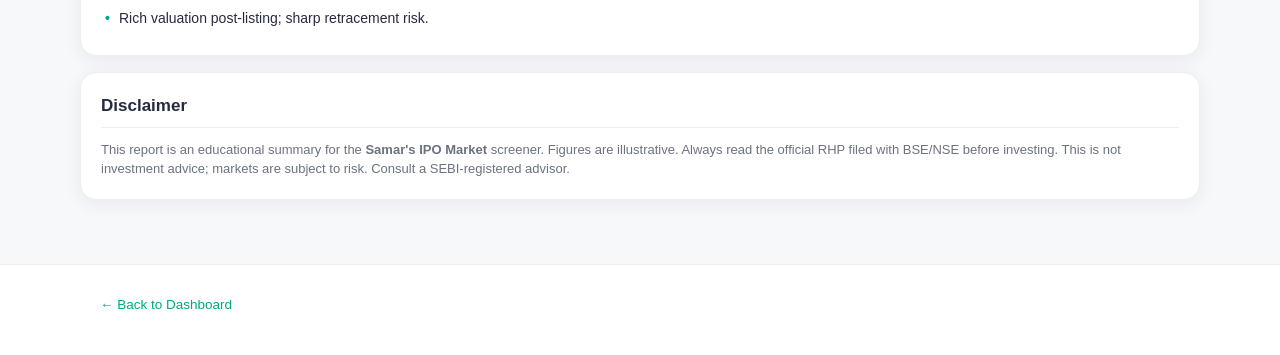
<file: reports/unimech-rhp-qib.html>
<!DOCTYPE html>
<html lang="en">
<head>
  <meta charset="UTF-8" />
  <meta name="viewport" content="width=device-width, initial-scale=1.0" />
  <title>Unimech Aerospace - RHP & QIB Report | Samar's IPO Market</title>
  <link rel="stylesheet" href="../css/styles.css" />
  <link rel="stylesheet" href="reports.css" />
</head>
<body>
  <header class="topbar">
    <div class="container topbar-inner">
      <a class="brand" href="../index.html">
        <span class="brand-logo">S</span>
        <span class="brand-name">Samar's <strong>IPO Market</strong></span>
      </a>
      <a href="../index.html" class="nav-toggle">← Back</a>
    </div>
  </header>

  <main class="container report-page">
    <div class="report-header">
      <div class="eyebrow">RHP Summary + QIB Report</div>
      <h1>Unimech Aerospace IPO</h1>
      <div class="sub">NSE: UNIMECH · BSE: 544302 · Aerospace / Engineering · Issue ₹500 Cr</div>
      <div class="chips-row">
        <span class="tag">Price band ₹745 – ₹785</span>
        <span class="tag">Lot 19 shares · ₹14,915</span>
        <span class="tag">QIB 146.73x</span>
        <span class="tag">Retail 55.29x</span>
        <span class="tag">Listed +110%</span>
      </div>
    </div>

    <div class="panel">
      <h2>1. About the company (from the RHP)</h2>
      <p>
        Unimech Aerospace is a precision-engineering company making critical machined components
        and assemblies for aerospace engines, airframes and defence systems, with exports to the
        US and Europe and a strong, growing order book.
      </p>
    </div>

    <div class="panel">
      <h2>2. Object of the issue (RHP)</h2>
      <ul>
        <li><strong>Fresh issue:</strong> ₹250 Cr — capacity expansion, tooling and working capital.</li>
        <li><strong>Offer for sale:</strong> ₹250 Cr — by promoters and investors.</li>
        <li><strong>Reservation:</strong> Retail 10% · NII 15% · QIB 50% · Anchor 25% (carved from QIB).</li>
        <li><strong>Lot size:</strong> 19 shares · minimum application ₹14,915 (retail).</li>
      </ul>
    </div>

    <div class="panel">
      <h2>3. QIB Report — institutional appetite</h2>
      <div class="table-wrap">
        <table class="fin">
          <tr><th>Category</th><th class="num">Subscription</th><th class="num">Signal</th></tr>
          <tr><td>QIB (incl. anchor)</td><td class="num">146.73x</td><td class="num">Extreme</td></tr>
          <tr><td>Anchor investors</td><td class="num">1.0x (fully placed)</td><td class="num">₹150 Cr</td></tr>
          <tr><td>Retail individual investors</td><td class="num">55.29x</td><td class="num">Very strong</td></tr>
          <tr><td>Overall</td><td class="num">~148x</td><td class="num">Extreme</td></tr>
        </table>
      </div>
      <p class="muted" style="margin-top:10px">
        A ₹500 Cr issue with a defence/aerospace story drew a 146x QIB and 55x retail response.
        GMP of ~₹250 and the extreme over-subscription produced a +110% listing. As with all
        small issues, the post-listing trajectory can be volatile — many chased the pop and faced
        sharp pullbacks within weeks.
      </p>
    </div>

    <div class="panel">
      <h2>4. Financial snapshot (consolidated, from RHP)</h2>
      <div class="table-wrap">
        <table class="fin">
          <tr><th>Metric</th><th class="num">FY23</th><th class="num">FY24</th><th class="num">Q1 FY25</th></tr>
          <tr><td>Revenue from operations (₹ Cr)</td><td class="num">141</td><td class="num">185</td><td class="num">58</td></tr>
          <tr><td>Net profit (₹ Cr)</td><td class="num">27</td><td class="num">33</td><td class="num">13</td></tr>
          <tr><td>Order book (₹ Cr)</td><td class="num">—</td><td class="num">~240</td><td class="num">~290</td></tr>
          <tr><td>Export revenue share %</td><td class="num">~45</td><td class="num">~50</td><td class="num">~55</td></tr>
        </table>
      </div>
    </div>

    <div class="panel">
      <h2>5. Analyst view</h2>
      <p>
        High-growth niche play with a strong order book, but small size equals high volatility.
        The 19-share lot (₹14,915) made a high-priced aerospace name affordable. Strategy for
        such issues: apply for the lottery, and on listing book partial profit rather than
        expecting every pop to extend. Re-read valuations after the +110% run — they are now rich.
      </p>
    </div>

    <div class="panel">
      <h2>6. Key risk factors (from the RHP)</h2>
      <ul>
        <li>Small revenue base — customer and order concentration.</li>
        <li>Export and forex exposure.</li>
        <li>Rich valuation post-listing; sharp retracement risk.</li>
      </ul>
    </div>

    <div class="panel">
      <h2>Disclaimer</h2>
      <p class="muted">
        This report is an educational summary for the <strong>Samar's IPO Market</strong> screener.
        Figures are illustrative. Always read the official RHP filed with BSE/NSE before investing.
        This is not investment advice; markets are subject to risk. Consult a SEBI-registered advisor.
      </p>
    </div>
  </main>

  <footer class="footer">
    <div class="container"><p><a href="../index.html">← Back to Dashboard</a></p></div>
  </footer>
</body>
</html>
</file>
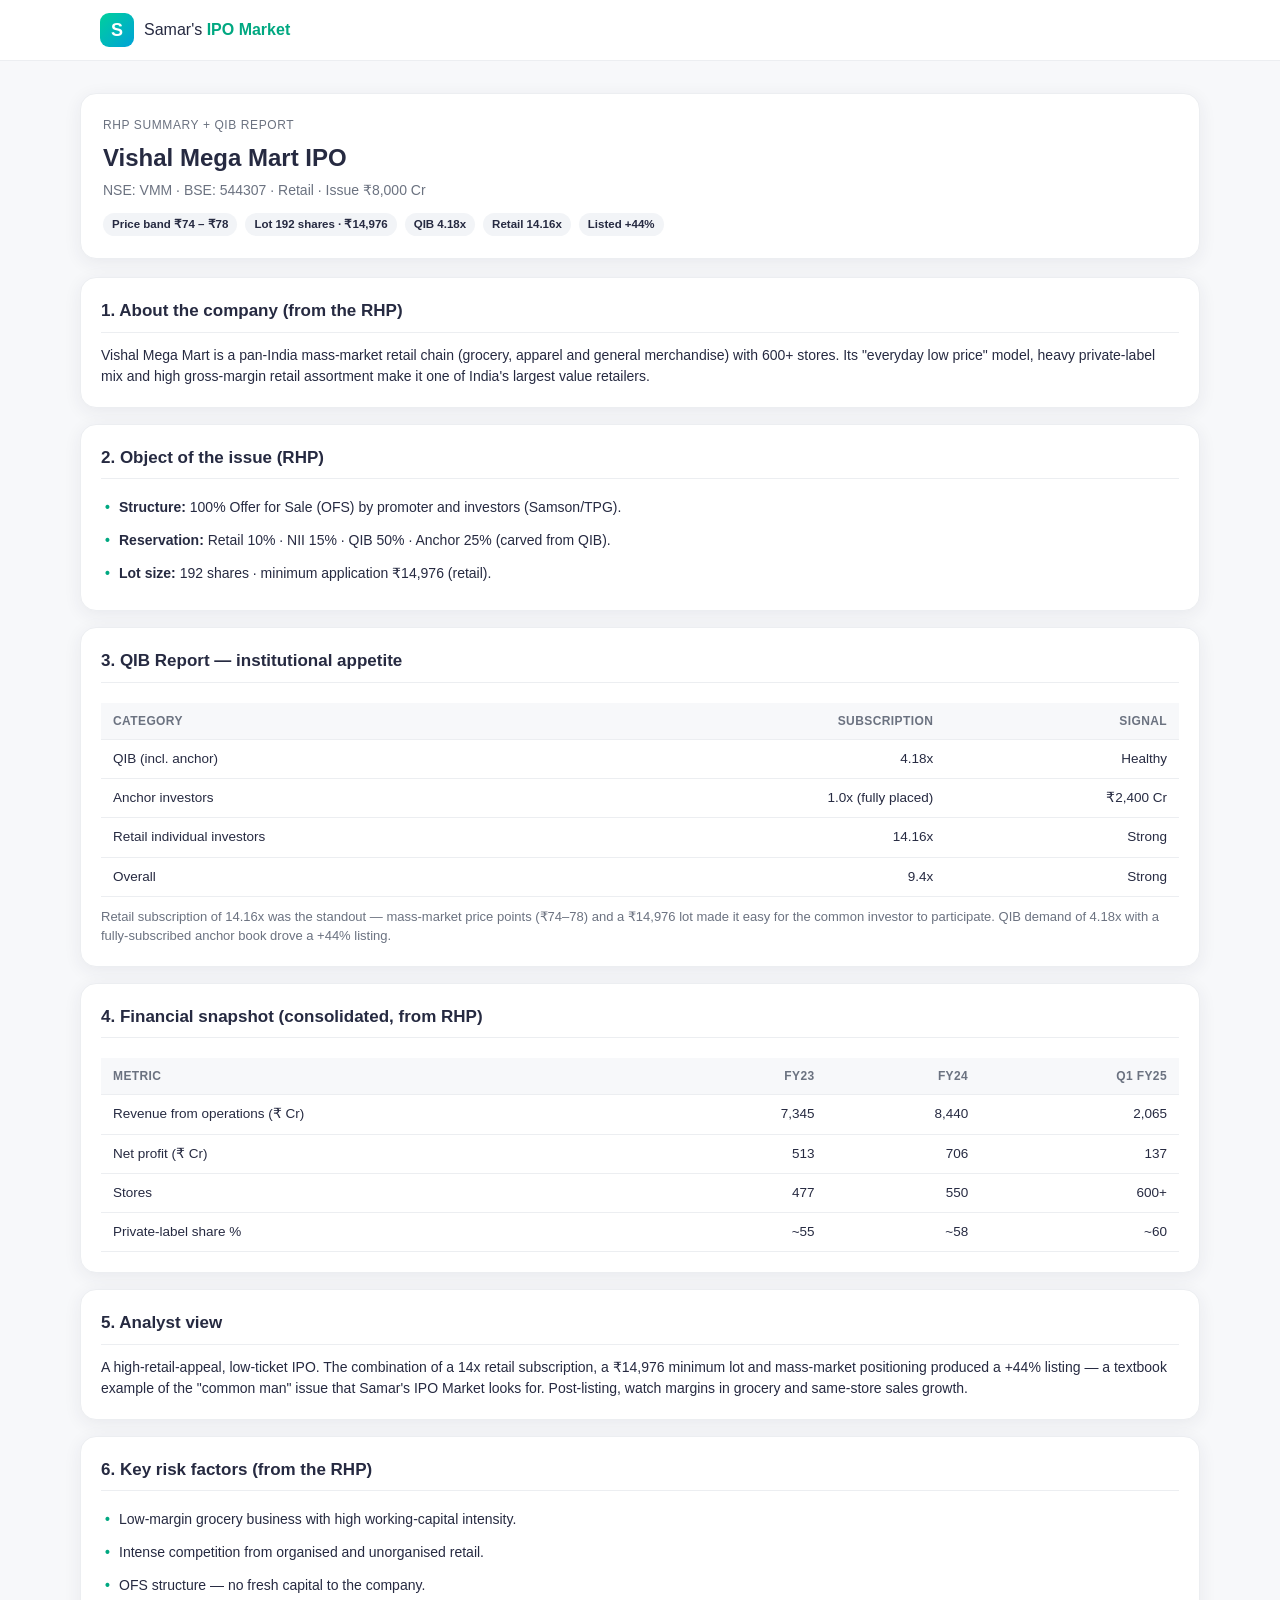
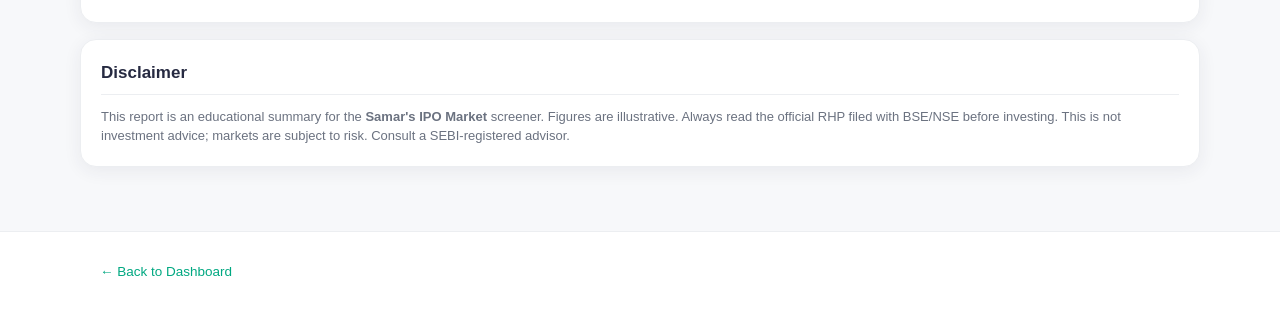
<file: reports/vishal-mega-mart-rhp-qib.html>
<!DOCTYPE html>
<html lang="en">
<head>
  <meta charset="UTF-8" />
  <meta name="viewport" content="width=device-width, initial-scale=1.0" />
  <title>Vishal Mega Mart - RHP & QIB Report | Samar's IPO Market</title>
  <link rel="stylesheet" href="../css/styles.css" />
  <link rel="stylesheet" href="reports.css" />
</head>
<body>
  <header class="topbar">
    <div class="container topbar-inner">
      <a class="brand" href="../index.html">
        <span class="brand-logo">S</span>
        <span class="brand-name">Samar's <strong>IPO Market</strong></span>
      </a>
      <a href="../index.html" class="nav-toggle">← Back</a>
    </div>
  </header>

  <main class="container report-page">
    <div class="report-header">
      <div class="eyebrow">RHP Summary + QIB Report</div>
      <h1>Vishal Mega Mart IPO</h1>
      <div class="sub">NSE: VMM · BSE: 544307 · Retail · Issue ₹8,000 Cr</div>
      <div class="chips-row">
        <span class="tag">Price band ₹74 – ₹78</span>
        <span class="tag">Lot 192 shares · ₹14,976</span>
        <span class="tag">QIB 4.18x</span>
        <span class="tag">Retail 14.16x</span>
        <span class="tag">Listed +44%</span>
      </div>
    </div>

    <div class="panel">
      <h2>1. About the company (from the RHP)</h2>
      <p>
        Vishal Mega Mart is a pan-India mass-market retail chain (grocery, apparel and general
        merchandise) with 600+ stores. Its "everyday low price" model, heavy private-label mix
        and high gross-margin retail assortment make it one of India's largest value retailers.
      </p>
    </div>

    <div class="panel">
      <h2>2. Object of the issue (RHP)</h2>
      <ul>
        <li><strong>Structure:</strong> 100% Offer for Sale (OFS) by promoter and investors (Samson/TPG).</li>
        <li><strong>Reservation:</strong> Retail 10% · NII 15% · QIB 50% · Anchor 25% (carved from QIB).</li>
        <li><strong>Lot size:</strong> 192 shares · minimum application ₹14,976 (retail).</li>
      </ul>
    </div>

    <div class="panel">
      <h2>3. QIB Report — institutional appetite</h2>
      <div class="table-wrap">
        <table class="fin">
          <tr><th>Category</th><th class="num">Subscription</th><th class="num">Signal</th></tr>
          <tr><td>QIB (incl. anchor)</td><td class="num">4.18x</td><td class="num">Healthy</td></tr>
          <tr><td>Anchor investors</td><td class="num">1.0x (fully placed)</td><td class="num">₹2,400 Cr</td></tr>
          <tr><td>Retail individual investors</td><td class="num">14.16x</td><td class="num">Strong</td></tr>
          <tr><td>Overall</td><td class="num">9.4x</td><td class="num">Strong</td></tr>
        </table>
      </div>
      <p class="muted" style="margin-top:10px">
        Retail subscription of 14.16x was the standout — mass-market price points (₹74–78) and
        a ₹14,976 lot made it easy for the common investor to participate. QIB demand of 4.18x
        with a fully-subscribed anchor book drove a +44% listing.
      </p>
    </div>

    <div class="panel">
      <h2>4. Financial snapshot (consolidated, from RHP)</h2>
      <div class="table-wrap">
        <table class="fin">
          <tr><th>Metric</th><th class="num">FY23</th><th class="num">FY24</th><th class="num">Q1 FY25</th></tr>
          <tr><td>Revenue from operations (₹ Cr)</td><td class="num">7,345</td><td class="num">8,440</td><td class="num">2,065</td></tr>
          <tr><td>Net profit (₹ Cr)</td><td class="num">513</td><td class="num">706</td><td class="num">137</td></tr>
          <tr><td>Stores</td><td class="num">477</td><td class="num">550</td><td class="num">600+</td></tr>
          <tr><td>Private-label share %</td><td class="num">~55</td><td class="num">~58</td><td class="num">~60</td></tr>
        </table>
      </div>
    </div>

    <div class="panel">
      <h2>5. Analyst view</h2>
      <p>
        A high-retail-appeal, low-ticket IPO. The combination of a 14x retail subscription,
        a ₹14,976 minimum lot and mass-market positioning produced a +44% listing — a textbook
        example of the "common man" issue that Samar's IPO Market looks for. Post-listing,
        watch margins in grocery and same-store sales growth.
      </p>
    </div>

    <div class="panel">
      <h2>6. Key risk factors (from the RHP)</h2>
      <ul>
        <li>Low-margin grocery business with high working-capital intensity.</li>
        <li>Intense competition from organised and unorganised retail.</li>
        <li>OFS structure — no fresh capital to the company.</li>
      </ul>
    </div>

    <div class="panel">
      <h2>Disclaimer</h2>
      <p class="muted">
        This report is an educational summary for the <strong>Samar's IPO Market</strong> screener.
        Figures are illustrative. Always read the official RHP filed with BSE/NSE before investing.
        This is not investment advice; markets are subject to risk. Consult a SEBI-registered advisor.
      </p>
    </div>
  </main>

  <footer class="footer">
    <div class="container"><p><a href="../index.html">← Back to Dashboard</a></p></div>
  </footer>
</body>
</html>
</file>
<file: css/styles.css>
:root {
  --green: #00d09c;
  --green-dark: #00a881;
  --ink: #262a41;
  --muted: #6b7280;
  --bg: #f7f8fa;
  --card: #ffffff;
  --line: #eceef1;
  --amber: #f59e0b;
  --red: #e05252;
  --radius: 16px;
  --shadow: 0 4px 18px rgba(38, 42, 65, 0.07);
  --shadow-lg: 0 12px 40px rgba(38, 42, 65, 0.16);
}

* { box-sizing: border-box; margin: 0; padding: 0; }

[hidden] { display: none !important; }

html { scroll-behavior: smooth; }

body {
  font-family: -apple-system, BlinkMacSystemFont, "Segoe UI", Roboto, "Helvetica Neue", Arial, sans-serif;
  background: var(--bg);
  color: var(--ink);
  line-height: 1.5;
}

a { color: var(--green-dark); text-decoration: none; }
a:hover { text-decoration: underline; }

.container { max-width: 1120px; margin: 0 auto; padding: 0 20px; }

/* ---------- Top bar ---------- */
.topbar {
  position: sticky; top: 0; z-index: 50;
  background: rgba(255, 255, 255, 0.94);
  backdrop-filter: blur(8px);
  border-bottom: 1px solid var(--line);
}
.topbar-inner { display: flex; align-items: center; justify-content: space-between; height: 60px; }
.brand { display: flex; align-items: center; gap: 10px; color: var(--ink); }
.brand:hover { text-decoration: none; }
.brand-logo {
  width: 34px; height: 34px; border-radius: 9px;
  background: linear-gradient(135deg, var(--green), #00a2d8);
  color: #fff; font-weight: 800; font-size: 18px;
  display: grid; place-items: center;
}
.brand-name { font-size: 16px; }
.brand-name strong { color: var(--green-dark); }
.nav { display: flex; gap: 20px; }
.nav a { color: var(--muted); font-size: 14px; font-weight: 500; }
.nav a:hover { color: var(--green-dark); text-decoration: none; }
.nav-toggle { display: none; background: none; border: 1px solid var(--line); border-radius: 8px; padding: 4px 10px; font-size: 18px; cursor: pointer; }

/* ---------- Hero ---------- */
.hero { background: linear-gradient(160deg, #ffffff 0%, #e9fbf4 100%); padding: 48px 0 56px; }
.hero-grid { display: grid; grid-template-columns: 1.25fr 0.9fr; gap: 40px; align-items: center; }
.hero-copy h1 { font-size: 34px; line-height: 1.25; letter-spacing: -0.5px; }
.accent { color: var(--green-dark); }
.hero-copy p { margin: 16px 0 18px; color: var(--muted); max-width: 560px; }
.hero-badges { display: flex; flex-wrap: wrap; gap: 10px; margin-bottom: 22px; }
.badge {
  background: #fff; border: 1px solid var(--line); border-radius: 999px;
  padding: 6px 12px; font-size: 12.5px; font-weight: 600; box-shadow: var(--shadow);
}
.search { display: flex; gap: 8px; max-width: 480px; }
.search input {
  flex: 1; padding: 12px 16px; border: 1px solid var(--line); border-radius: 12px;
  font-size: 14px; outline: none;
}
.search input:focus { border-color: var(--green); }
.search button {
  padding: 12px 20px; border: none; border-radius: 12px; background: var(--green);
  color: #06281e; font-weight: 700; cursor: pointer; font-size: 14px;
}
.search button:hover { background: var(--green-dark); color: #fff; }

.hero-stats { display: grid; grid-template-columns: 1fr 1fr; gap: 14px; }
.stat-card {
  background: var(--card); border-radius: var(--radius); padding: 18px;
  box-shadow: var(--shadow); text-align: center;
}
.stat-value { display: block; font-size: 24px; font-weight: 800; color: var(--green-dark); }
.stat-label { font-size: 12.5px; color: var(--muted); }

/* ---------- Sections ---------- */
section { padding: 40px 0; }
.section-head { margin-bottom: 20px; }
.section-head h2 { font-size: 24px; letter-spacing: -0.3px; }
.section-head p { color: var(--muted); margin-top: 6px; font-size: 14.5px; max-width: 760px; }
.data-note { font-size: 12.5px; color: var(--muted); background: #fff; border: 1px solid var(--line); padding: 4px 10px; border-radius: 999px; }

/* ---------- Filters ---------- */
.filters { display: flex; flex-wrap: wrap; gap: 10px; align-items: center; margin-bottom: 22px; }
.chip {
  border: 1px solid var(--line); background: #fff; border-radius: 999px;
  padding: 8px 16px; font-size: 13.5px; font-weight: 600; color: var(--muted); cursor: pointer;
}
.chip.active { background: var(--green); color: #06281e; border-color: var(--green); }
.toggle-wrap { display: flex; align-items: center; gap: 8px; margin-left: auto; font-size: 13.5px; color: var(--muted); }
.toggle-wrap input { accent-color: var(--green); width: 16px; height: 16px; cursor: pointer; }

/* ---------- IPO grid ---------- */
.ipo-grid { display: grid; grid-template-columns: repeat(auto-fill, minmax(320px, 1fr)); gap: 18px; }
.ipo-card {
  background: var(--card); border-radius: var(--radius); padding: 18px;
  box-shadow: var(--shadow); border: 1px solid var(--line);
  display: flex; flex-direction: column; gap: 12px; transition: transform 0.15s ease, box-shadow 0.15s ease;
}
.ipo-card:hover { transform: translateY(-3px); box-shadow: var(--shadow-lg); cursor: pointer; }
.card-top { display: flex; align-items: center; gap: 12px; }
.card-logo {
  width: 42px; height: 42px; border-radius: 10px; flex-shrink: 0;
  display: grid; place-items: center; color: #fff; font-weight: 800; font-size: 16px;
  background: linear-gradient(135deg, #00a2d8, var(--green));
}
.card-title { flex: 1; }
.card-title h3 { font-size: 16.5px; }
.card-title .sector { font-size: 12.5px; color: var(--muted); }
.status-pill { font-size: 11px; font-weight: 700; padding: 4px 10px; border-radius: 999px; }
.status-listed { background: #e7f8f2; color: #0a7a58; }
.status-open { background: #fff3d6; color: #9a6b00; }
.status-upcoming { background: #e8f1ff; color: #1f5fd6; }

.rating { color: var(--amber); font-size: 13px; letter-spacing: 1px; }

.kv { display: grid; grid-template-columns: 1fr 1fr; gap: 8px 14px; font-size: 13px; }
.kv div { display: flex; justify-content: space-between; gap: 8px; }
.kv .k { color: var(--muted); }
.kv .v { font-weight: 700; text-align: right; }

.tags { display: flex; flex-wrap: wrap; gap: 6px; }
.tag { font-size: 11.5px; background: #f2f4f7; color: var(--ink); padding: 3px 9px; border-radius: 999px; font-weight: 600; }
.tag-peak { background: #fdeaea; color: #b3261e; border: 1px solid #f5c6c0; }

.card-actions { display: flex; gap: 8px; margin-top: auto; }
.btn {
  flex: 1; text-align: center; padding: 9px 12px; border-radius: 10px;
  font-size: 13px; font-weight: 700; cursor: pointer; border: 1px solid var(--line); background: #fff; color: var(--ink);
}
.btn:hover { border-color: var(--green); text-decoration: none; }
.btn-primary { background: var(--green); border-color: var(--green); color: #06281e; }
.btn-primary:hover { background: var(--green-dark); color: #fff; }

.empty { text-align: center; color: var(--muted); padding: 40px 0; }

/* ---------- Reports ---------- */
.report-list { display: grid; grid-template-columns: repeat(auto-fill, minmax(300px, 1fr)); gap: 14px; }
.report-item {
  background: var(--card); border: 1px solid var(--line); border-radius: var(--radius);
  padding: 16px; display: flex; flex-direction: column; gap: 8px; box-shadow: var(--shadow);
}
.report-item h3 { font-size: 15px; }
.report-item .doc { font-size: 12.5px; color: var(--muted); }
.report-item a { font-size: 13px; font-weight: 700; }

/* ---------- Full IPO listing ---------- */
.listing { display: flex; flex-direction: column; gap: 24px; }
.listing-group h3 {
  font-size: 13px; text-transform: uppercase; letter-spacing: 1px;
  color: var(--muted); margin-bottom: 10px; display: flex; align-items: center; gap: 10px;
}
.listing-group h3::after { content: ""; flex: 1; height: 1px; background: var(--line); }
.listing-header, .listing-row {
  display: grid;
  grid-template-columns: minmax(180px, 2fr) 1fr 70px 100px 70px 80px 90px 110px;
  gap: 10px; align-items: center;
}
.listing-header {
  font-size: 11.5px; text-transform: uppercase; letter-spacing: 0.5px;
  color: var(--muted); padding: 0 14px 6px;
}
.listing-row {
  background: var(--card); border: 1px solid var(--line); border-radius: var(--radius);
  padding: 12px 14px; font-size: 13.5px; box-shadow: var(--shadow); margin-bottom: 8px;
}
.listing-row.listing-empty { color: var(--muted); display: block; }
.listing-name { display: flex; align-items: center; gap: 8px; font-weight: 700; flex-wrap: wrap; }
.listing-name .status-pill { font-weight: 700; }
.listing-row .verdict-tag { justify-self: start; white-space: nowrap; }
@media (max-width: 900px) {
  .listing-header { display: none; }
  .listing-row { grid-template-columns: 1fr 1fr; }
  .listing-row .listing-name { grid-column: 1 / -1; }
}


/* ---------- Steps / safety ---------- */
.steps { display: grid; grid-template-columns: repeat(auto-fit, minmax(230px, 1fr)); gap: 16px; }
.step, .safety-card, .alert-setup {
  background: var(--card); border: 1px solid var(--line); border-radius: var(--radius);
  padding: 20px; box-shadow: var(--shadow);
}
.step-num {
  width: 32px; height: 32px; border-radius: 50%; background: var(--green); color: #06281e;
  display: grid; place-items: center; font-weight: 800; margin-bottom: 12px;
}
.step h3, .safety-card h3, .alert-setup h3 { font-size: 15.5px; margin-bottom: 8px; }
.step p, .safety-card p { font-size: 13.5px; color: var(--muted); }

.safety-grid { display: grid; grid-template-columns: repeat(auto-fit, minmax(300px, 1fr)); gap: 16px; }
.safety-card { border-top: 4px solid var(--green); }

.alert-setup ol { padding-left: 20px; font-size: 14px; color: var(--muted); }
.alert-setup li { margin-bottom: 8px; }
.alert-setup code { background: #f2f4f7; padding: 2px 6px; border-radius: 6px; font-size: 12.5px; color: var(--ink); }
.muted { color: var(--muted); font-size: 13px; }

/* ---------- Footer ---------- */
.footer { border-top: 1px solid var(--line); background: #fff; padding: 30px 0 40px; }
.footer p { font-size: 13.5px; }
.footer .muted { margin-top: 8px; max-width: 900px; font-size: 12px; }

/* ---------- Modal ---------- */
.modal-backdrop {
  position: fixed; inset: 0; background: rgba(10, 14, 22, 0.55);
  display: grid; place-items: center; z-index: 100; padding: 20px;
}
.modal {
  background: #fff; border-radius: 18px; max-width: 640px; width: 100%;
  max-height: 88vh; overflow-y: auto; position: relative; padding: 26px; box-shadow: var(--shadow-lg);
}
.modal-close {
  position: absolute; top: 14px; right: 16px; background: #f2f4f7; border: none;
  width: 32px; height: 32px; border-radius: 50%; font-size: 18px; cursor: pointer; line-height: 1;
}
.modal h2 { font-size: 20px; margin-bottom: 4px; padding-right: 30px; }
.modal .sub { color: var(--muted); font-size: 13px; margin-bottom: 14px; }
.modal section { padding: 0; margin: 16px 0; }
.modal h4 { font-size: 14px; margin-bottom: 8px; color: var(--ink); }
.modal ul { list-style: none; }
.modal ul li { font-size: 13.5px; color: var(--ink); padding: 6px 0 6px 18px; position: relative; }
.modal ul li::before { content: "•"; position: absolute; left: 4px; color: var(--green-dark); font-weight: 800; }

.sub-bars { display: flex; flex-direction: column; gap: 10px; margin: 10px 0; }
.sub-bar .bar-label { display: flex; justify-content: space-between; font-size: 12.5px; margin-bottom: 4px; }
.sub-bar .bar-label .v { font-weight: 800; }
.track { height: 8px; background: #eef1f4; border-radius: 999px; overflow: hidden; }
.fill { height: 100%; border-radius: 999px; background: linear-gradient(90deg, var(--green), #00a2d8); }

.verdict-tag { font-size: 12px; font-weight: 800; padding: 4px 10px; border-radius: 999px; }
.v-strong { background: #e7f8f2; color: #0a7a58; }
.v-moderate { background: #fff3d6; color: #9a6b00; }
.v-watch { background: #e8f1ff; color: #1f5fd6; }
.v-neutral { background: #eef1f4; color: #4b5563; }
.v-speculative { background: #fdeaea; color: #b3261e; }

.metric-line { display: grid; grid-template-columns: 1fr 1fr; gap: 10px; }
.metric-box { background: #f7f8fa; border: 1px solid var(--line); border-radius: 12px; padding: 12px; }
.metric-box .k { font-size: 11.5px; color: var(--muted); text-transform: uppercase; letter-spacing: 0.4px; }
.metric-box .v { font-size: 16px; font-weight: 800; }

/* ---------- Best picks ---------- */
.picks-grid { display: grid; grid-template-columns: repeat(auto-fit, minmax(280px, 1fr)); gap: 16px; }
.pick-card {
  background: var(--card); border: 1px solid var(--line); border-radius: var(--radius);
  padding: 18px; box-shadow: var(--shadow); position: relative; display: flex; gap: 14px;
  transition: transform 0.15s ease, box-shadow 0.15s ease;
}
.pick-card:hover { transform: translateY(-3px); box-shadow: var(--shadow-lg); cursor: pointer; }
.pick-rank {
  position: absolute; top: -10px; left: 14px; background: linear-gradient(135deg, var(--green), #00a2d8);
  color: #fff; font-weight: 800; font-size: 12px; padding: 3px 10px; border-radius: 999px;
}
.pick-logo {
  width: 44px; height: 44px; border-radius: 12px; flex-shrink: 0;
  display: grid; place-items: center; color: #fff; font-weight: 800; font-size: 17px;
}
.pick-body { flex: 1; min-width: 0; }
.pick-body h3 { font-size: 15.5px; }
.pick-body .sector { font-size: 12.5px; color: var(--muted); margin-bottom: 8px; }
.pick-meta { display: flex; flex-wrap: wrap; gap: 6px 12px; font-size: 12.5px; color: var(--muted); margin-bottom: 8px; }
.pick-meta b { color: var(--ink); }
.pick-why { font-size: 12.5px; color: var(--muted); margin-bottom: 10px; }

/* ---------- Report preview ---------- */
.preview-body { font-family: ui-monospace, "SF Mono", Menlo, Consolas, monospace; font-size: 13px; }
.preview-header { font-weight: 800; margin-bottom: 10px; }
.preview-body h4 { font-size: 12.5px; text-transform: uppercase; letter-spacing: 0.4px; color: var(--green-dark); margin: 12px 0 6px; }
.preview-body ul { list-style: none; }
.preview-body ul li { font-size: 12.5px; padding: 3px 0 3px 14px; position: relative; color: var(--ink); }
.preview-body ul li::before { content: "•"; position: absolute; left: 0; color: var(--green-dark); font-weight: 800; }

/* ---------- Share box ---------- */
.field-label { display: block; font-size: 13px; font-weight: 700; margin-bottom: 8px; }
.share-text {
  width: 100%; padding: 12px; border: 1px solid var(--line); border-radius: 12px;
  font-family: ui-monospace, "SF Mono", Menlo, Consolas, monospace; font-size: 12.5px;
  line-height: 1.55; resize: vertical; outline: none; background: #fafbfc;
}
.share-text:focus { border-color: var(--green); background: #fff; }
.share-actions { display: flex; flex-wrap: wrap; gap: 10px; margin-top: 12px; }
.share-actions .btn { flex: 0 0 auto; }

/* ---------- Chat assistant ---------- */
#assistantHost { position: fixed; bottom: 20px; right: 20px; z-index: 60; }
.asm-toggle {
  width: 56px; height: 56px; border-radius: 50%; border: none; cursor: pointer;
  background: linear-gradient(135deg, var(--green), #00a2d8); color: #fff;
  font-size: 26px; font-weight: 800; box-shadow: var(--shadow-lg);
  display: grid; place-items: center; transition: transform 0.15s ease;
}
.asm-toggle:hover { transform: scale(1.06); }
.asm-panel {
  position: fixed; bottom: 88px; right: 20px; width: min(380px, calc(100vw - 40px));
  height: min(520px, calc(100vh - 120px)); background: var(--card); border: 1px solid var(--line);
  border-radius: var(--radius); box-shadow: var(--shadow-lg); display: flex; flex-direction: column;
  overflow: hidden;
}
.asm-head {
  display: flex; justify-content: space-between; align-items: center; gap: 10px;
  padding: 14px 16px; background: linear-gradient(135deg, var(--green-dark), #00a2d8); color: #fff;
  font-size: 14.5px;
}
.asm-head button {
  background: rgba(255, 255, 255, 0.2); border: none; color: #fff; cursor: pointer;
  width: 28px; height: 28px; border-radius: 50%; font-size: 16px; line-height: 1;
}
.asm-msg-list {
  flex: 1; overflow-y: auto; padding: 14px; display: flex; flex-direction: column; gap: 10px;
  background: #fafbfc;
}
.asm-msg {
  max-width: 85%; padding: 10px 13px; border-radius: 14px; font-size: 13.5px;
  white-space: pre-wrap; word-break: break-word; line-height: 1.5;
}
.asm-msg.bot { background: var(--card); border: 1px solid var(--line); align-self: flex-start; border-bottom-left-radius: 4px; }
.asm-msg.user { background: linear-gradient(135deg, var(--green-dark), #00a2d8); color: #fff; align-self: flex-end; border-bottom-right-radius: 4px; }
.asm-msg.typing { color: var(--muted); font-style: italic; }
.asm-suggestions {
  display: flex; flex-wrap: wrap; gap: 6px; padding: 8px 14px; border-top: 1px solid var(--line);
  background: #fff;
}
.asm-chip {
  border: 1px solid var(--line); background: #f7f8fa; color: var(--ink); font-size: 12px;
  padding: 5px 10px; border-radius: 999px; cursor: pointer; transition: border-color 0.15s ease;
}
.asm-chip:hover { border-color: var(--green); color: var(--green-dark); }
.asm-form { display: flex; gap: 8px; padding: 10px 12px; border-top: 1px solid var(--line); background: #fff; }
.asm-form input {
  flex: 1; padding: 9px 12px; border: 1px solid var(--line); border-radius: 10px; font-size: 13.5px;
  outline: none;
}
.asm-form input:focus { border-color: var(--green); }
.asm-form button {
  width: 40px; border: none; border-radius: 10px; cursor: pointer; color: #fff; font-size: 15px;
  background: linear-gradient(135deg, var(--green-dark), #00a2d8);
}


/* ---------- Responsive ---------- */
@media (max-width: 860px) {
  .hero-grid { grid-template-columns: 1fr; gap: 24px; }
  .hero-copy h1 { font-size: 26px; }
  .nav {
    display: none; position: absolute; top: 60px; left: 0; right: 0;
    background: #fff; flex-direction: column; padding: 12px 20px; gap: 12px;
    border-bottom: 1px solid var(--line); box-shadow: var(--shadow-lg);
  }
  .nav.open { display: flex; }
  .nav-toggle { display: block; }
}

/* ---------- IPO Xtra ---------- */
.status-closed { background: #f0f0f4; color: #6b7280; }
.segment-tabs {
  display: flex; align-items: center; gap: 10px; margin: 18px 0 12px;
  background: var(--card); border: 1px solid var(--line); border-radius: 999px;
  padding: 6px; width: fit-content; max-width: 100%; box-shadow: var(--shadow);
}
.seg-tab {
  border: none; background: transparent; padding: 9px 22px; border-radius: 999px;
  font-size: 14px; font-weight: 800; color: var(--muted); cursor: pointer;
  transition: background 0.15s ease, color 0.15s ease;
}
.seg-tab.active { background: linear-gradient(135deg, var(--green), #00a2d8); color: #06281e; }
.seg-tab:not(.active):hover { color: var(--green-dark); background: #f2fbf8; }

.formula {
  font-size: 13px; font-weight: 700; color: var(--green-dark);
  background: #eefaf6; border: 1px dashed var(--green);
  padding: 8px 12px; border-radius: 10px; margin: 6px 0 12px;
}
.sub-tiers { display: flex; flex-direction: column; gap: 12px; margin: 10px 0; }
.sub-tier .bar-label { display: flex; justify-content: space-between; align-items: center; gap: 8px; font-size: 12.5px; }
.sub-tier .bar-label em { color: var(--muted); font-style: normal; font-size: 11.5px; }
.sub-input {
  width: 84px; padding: 5px 8px; border: 1px solid var(--line); border-radius: 8px;
  font-size: 13px; font-weight: 800; text-align: right; outline: none; color: var(--ink);
}
.sub-input:focus { border-color: var(--green); }
.total-sub {
  margin-top: 12px; font-size: 13.5px; color: var(--muted);
  background: #f7f8fa; border: 1px solid var(--line); border-radius: 12px; padding: 10px 14px;
}
.total-sub strong { font-size: 17px; color: var(--green-dark); font-weight: 800; }

.fin-table {
  width: 100%; border-collapse: collapse; margin: 10px 0; font-size: 13px;
}
.fin-table th, .fin-table td {
  border: 1px solid var(--line); padding: 8px 10px; text-align: right;
}
.fin-table th { background: #f7f8fa; text-transform: uppercase; font-size: 11.5px; letter-spacing: 0.4px; color: var(--muted); }
.fin-table td:first-child, .fin-table th:first-child { text-align: left; font-weight: 700; }
.fin-table tbody tr:nth-child(even) { background: #fafbfc; }

.sentiment-box {
  display: flex; flex-direction: column; gap: 4px; border-radius: 12px;
  padding: 14px 16px; margin-top: 12px; border: 1px solid var(--line);
}
.sentiment-box strong { font-size: 13px; text-transform: uppercase; letter-spacing: 0.4px; }
.sentiment-box span { font-size: 16px; font-weight: 800; }
.sentiment-box p { font-size: 12.5px; margin-top: 4px; }
.s-cheap { background: #eafaf4; border-color: var(--green); }
.s-cheap span { color: var(--green-dark); }
.s-fair { background: #fff7e8; border-color: var(--amber); }
.s-fair span { color: #9a6b00; }
.s-over { background: #fdf0f0; border-color: var(--red); }
.s-over span { color: var(--red); }
.s-muted { background: #f7f8fa; }
.s-muted span { color: var(--muted); }

.tools-grid { display: grid; grid-template-columns: repeat(auto-fit, minmax(300px, 1fr)); gap: 16px; }
.tool-card {
  background: var(--card); border: 1px solid var(--line); border-radius: var(--radius);
  padding: 20px; box-shadow: var(--shadow); display: flex; flex-direction: column; gap: 10px;
}
.tool-card h3 { font-size: 15.5px; }
.tool-card p { font-size: 13px; color: var(--muted); }
.tool-card code { background: #f2f4f7; padding: 2px 6px; border-radius: 6px; font-size: 12px; }
.tool-select {
  width: 100%; padding: 10px 12px; border: 1px solid var(--line); border-radius: 10px;
  font-size: 13.5px; background: #fff; color: var(--ink);
}
.tool-select:focus { border-color: var(--green); outline: none; }
.tool-card input[type="number"], .tool-card input[type="text"] {
  width: 100%; padding: 10px 12px; border: 1px solid var(--line); border-radius: 10px;
  font-size: 13.5px; outline: none; background: #fff; color: var(--ink); box-sizing: border-box;
}
.tool-card input:focus { border-color: var(--green); }
.range-row { display: flex; gap: 10px; }
.range-row input { flex: 1; }
.calc-out {
  display: flex; align-items: baseline; gap: 10px; flex-wrap: wrap;
  background: #f7f8fa; border: 1px solid var(--line); border-radius: 12px; padding: 12px 14px;
}
.calc-out span { font-size: 12.5px; color: var(--muted); text-transform: uppercase; letter-spacing: 0.4px; }
.calc-out strong { font-size: 18px; font-weight: 800; }
.calc-out em { font-weight: 800; font-size: 14px; font-style: normal; }
.gain-up { color: var(--green-dark); }
.gain-down { color: var(--red); }
#allotSimulate { margin-top: 4px; }
.sim-win, .sim-lose, .sim-error {
  border-radius: 12px; padding: 12px 14px; font-size: 13.5px; margin-top: 6px;
}
.sim-win { background: #eafaf4; border: 1px solid var(--green); color: #065f46; }
.sim-lose { background: #fdf0f0; border: 1px solid var(--red); color: #b3261e; }
.sim-error { background: #fff7e8; border: 1px solid var(--amber); color: #9a6b00; }
</file>
<file: reports/reports.css>
.report-page { padding: 32px 0 48px; }
.report-header { background: #fff; border: 1px solid var(--line); border-radius: var(--radius); padding: 22px; box-shadow: var(--shadow); margin-bottom: 18px; }
.report-header .eyebrow { font-size: 12px; text-transform: uppercase; letter-spacing: 0.6px; color: var(--muted); }
.report-header h1 { font-size: 24px; margin: 6px 0 4px; }
.report-header .sub { color: var(--muted); font-size: 14px; }
.chips-row { display: flex; flex-wrap: wrap; gap: 8px; margin-top: 12px; }

.panel { background: #fff; border: 1px solid var(--line); border-radius: var(--radius); padding: 20px; box-shadow: var(--shadow); margin-bottom: 16px; }
.panel h2 { font-size: 17px; margin-bottom: 12px; padding-bottom: 8px; border-bottom: 1px solid var(--line); }
.panel p, .panel li { font-size: 14px; color: var(--ink); }
.panel ul { list-style: none; }
.panel ul li { padding: 6px 0 6px 18px; position: relative; }
.panel ul li::before { content: "•"; position: absolute; left: 4px; color: var(--green-dark); font-weight: 800; }
.panel .muted { color: var(--muted); font-size: 13px; }

.table-wrap { overflow-x: auto; }
table.fin { width: 100%; border-collapse: collapse; font-size: 13.5px; margin-top: 8px; }
table.fin th, table.fin td { padding: 9px 12px; border-bottom: 1px solid var(--line); text-align: left; }
table.fin th { background: #f7f8fa; font-size: 12px; text-transform: uppercase; letter-spacing: 0.4px; color: var(--muted); }
table.fin td.num, table.fin th.num { text-align: right; }
</file>
